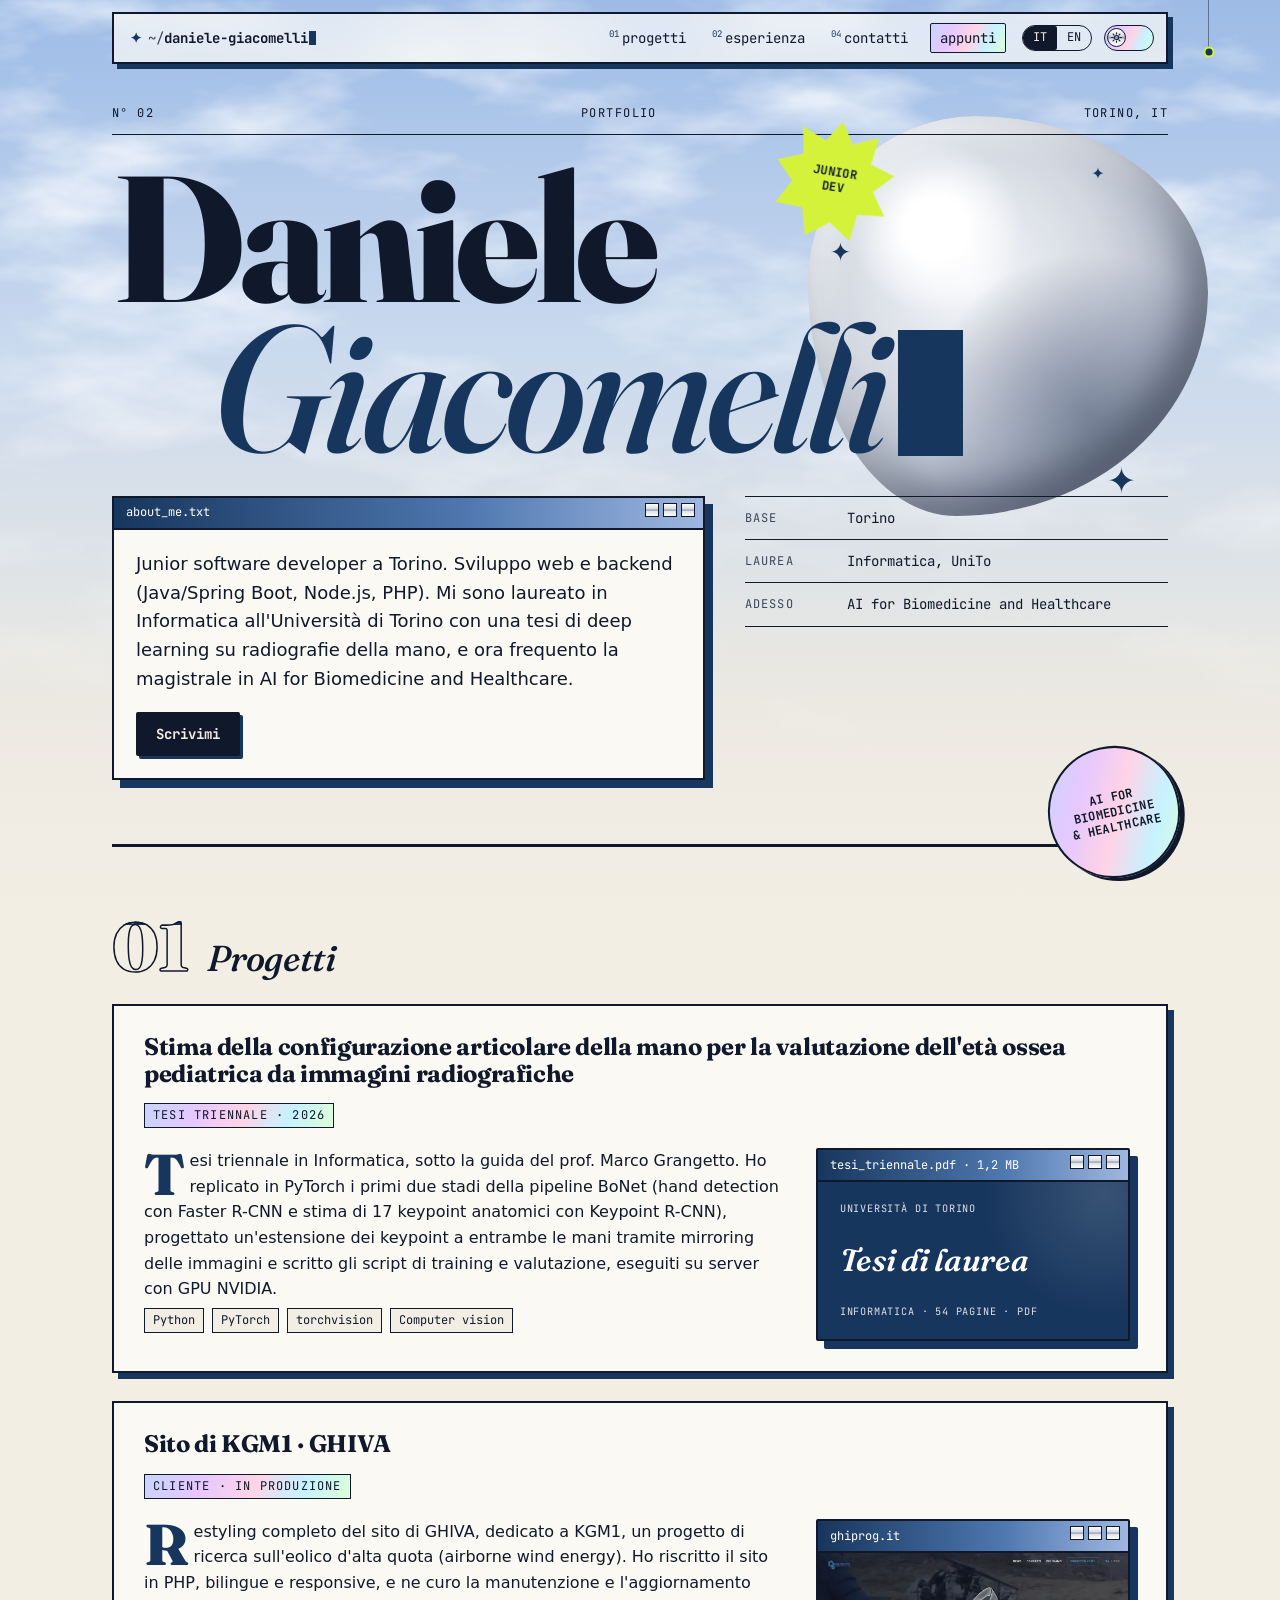
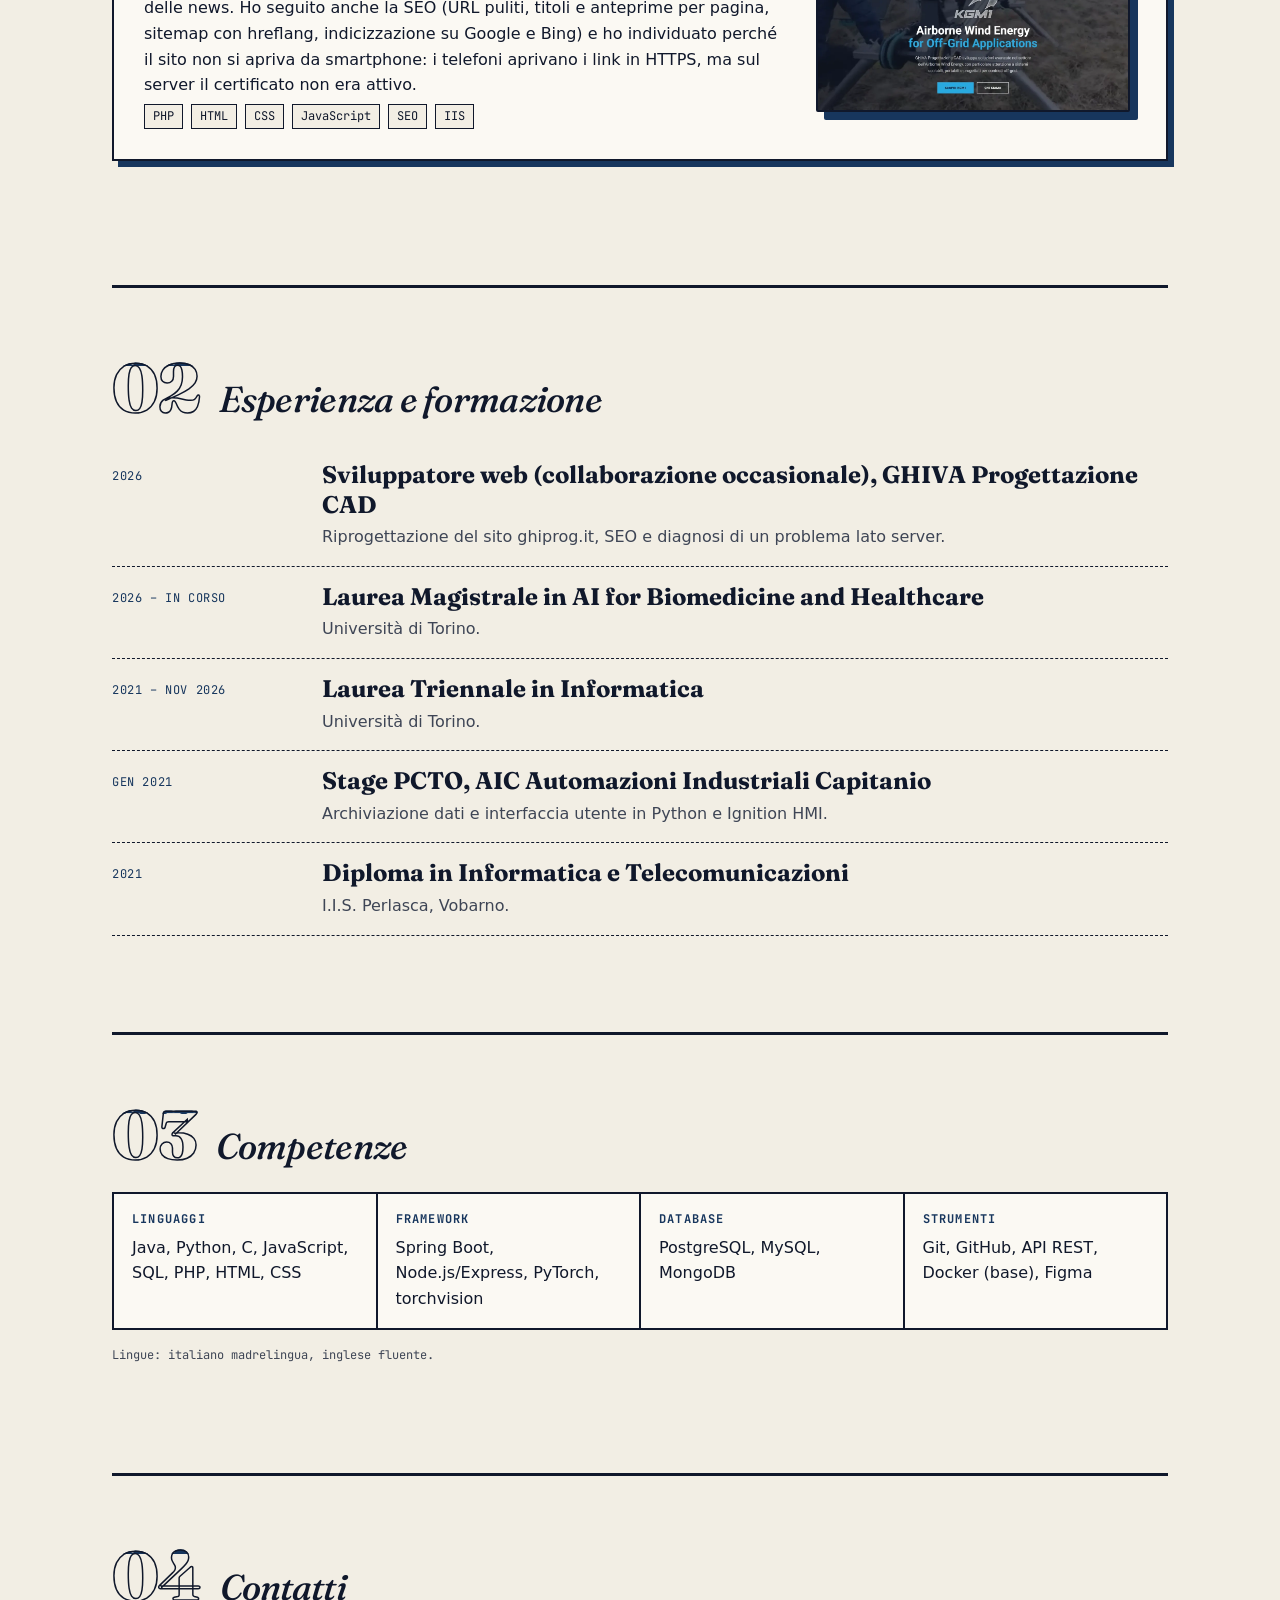
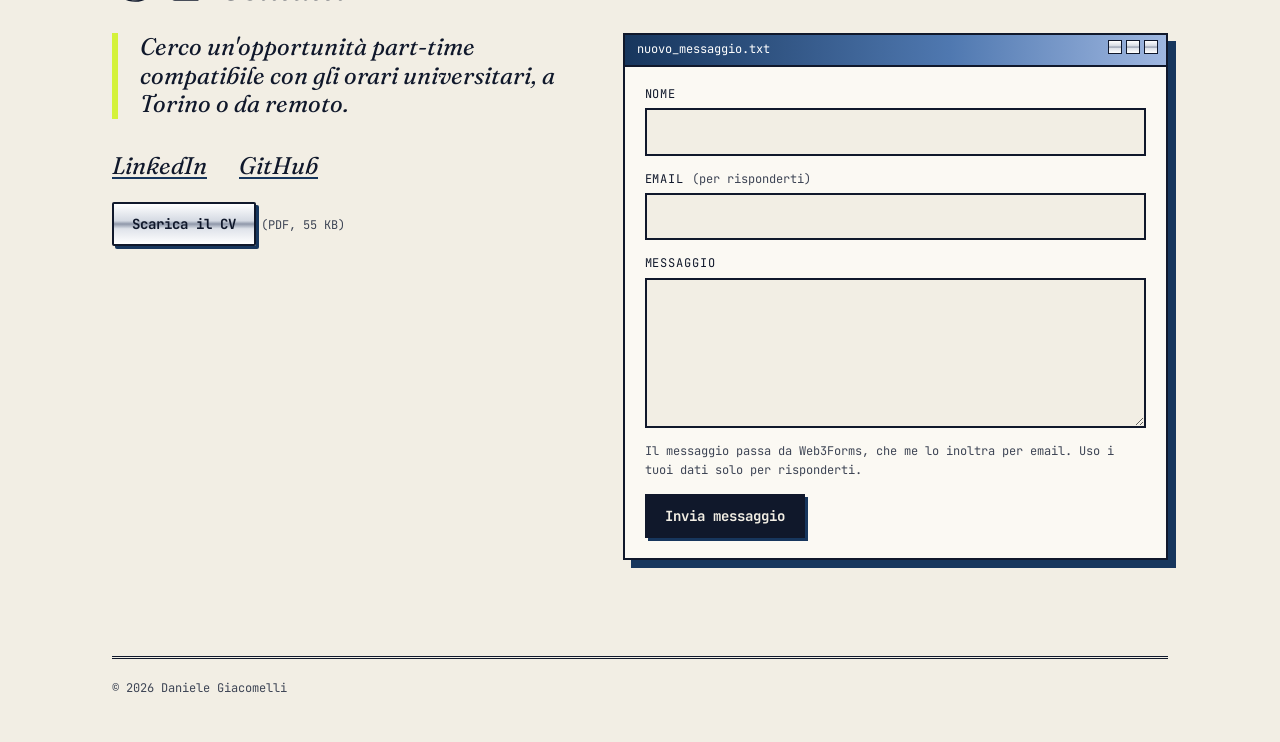
<file: index.html>
<!DOCTYPE html>
<html lang="it">
<head>
  <meta charset="UTF-8">
  <meta name="viewport" content="width=device-width, initial-scale=1">
  <title>Daniele Giacomelli</title>
  <meta name="description" content="Portfolio di Daniele Giacomelli: junior software developer a Torino, studente di AI for Biomedicine and Healthcare all'Università di Torino.">
  <meta name="color-scheme" content="light dark">
  <script src="/theme.js?v=2026112414"></script>
  <!-- Google Search Console ownership check -->
  <meta name="google-site-verification" content="Sz-fZYZvKG1hT5ex3x82Lrrq8qzTiOY3grnhByYHyf0">
  <link rel="canonical" href="https://daniele-giacomelli.github.io/">
  <link rel="alternate" hreflang="it" href="https://daniele-giacomelli.github.io/">
  <link rel="alternate" hreflang="en" href="https://daniele-giacomelli.github.io/en/">
  <link rel="alternate" hreflang="x-default" href="https://daniele-giacomelli.github.io/">
  <link rel="icon" href="/favicon.svg" type="image/svg+xml">

  <meta property="og:type" content="website">
  <meta property="og:locale" content="it_IT">
  <meta property="og:locale:alternate" content="en_US">
  <meta property="og:site_name" content="Daniele Giacomelli">
  <meta property="og:title" content="Daniele Giacomelli">
  <meta property="og:description" content="Junior software developer a Torino: sviluppo web e backend, magistrale in AI for Biomedicine and Healthcare.">
  <meta property="og:url" content="https://daniele-giacomelli.github.io/">
  <meta property="og:image" content="https://daniele-giacomelli.github.io/og-image.png">
  <meta property="og:image:width" content="1200">
  <meta property="og:image:height" content="630">
  <meta property="og:image:alt" content="Daniele Giacomelli: Torino, Informatica all'UniTo, AI for Biomedicine and Healthcare">
  <meta name="twitter:card" content="summary_large_image">

  <link rel="preload" href="/fonts/JetBrainsMono.woff2" as="font" type="font/woff2" crossorigin>
  <link rel="preload" href="/fonts/Fraunces.woff2" as="font" type="font/woff2" crossorigin>
  <link rel="preload" href="/fonts/Fraunces-Italic.woff2" as="font" type="font/woff2" crossorigin>
  <link rel="stylesheet" href="/style.css?v=2026112414">
</head>
<body>
  <a class="skip-link" href="#content">Vai al contenuto</a>
  <header class="site-header">
    <nav aria-label="Navigazione principale">
      <a class="brand" href="/"><span class="brand-star" aria-hidden="true">✦</span><span><span class="dim">~/</span>daniele-giacomelli<span class="path" aria-hidden="true"></span></span></a>
      <ul class="nav-links">
        <li><a href="#progetti"><sup>01</sup>progetti</a></li>
        <li><a href="#esperienza"><sup>02</sup>esperienza</a></li>
        <li><a href="#contatti"><sup>04</sup>contatti</a></li>
        <li><a class="tab" href="/appunti/">appunti</a></li>
      </ul>
      <div class="nav-tools">
        <div class="lang-switch" role="group" aria-label="Lingua">
          <a href="/" aria-current="page" lang="it">IT</a>
          <a href="/en/" hreflang="en" lang="en" aria-label="English version">EN</a>
        </div>
        <button class="theme-toggle" type="button" aria-pressed="false"><span class="sr">Tema scuro</span><span class="knob" aria-hidden="true"></span></button>
      </div>
    </nav>
  </header>


  <main id="content">
    <section class="hero cover">
      <p class="issue"><span>N° <span data-issue-number>01</span></span><span>Portfolio</span><span>Torino, IT</span></p>

      <div class="blob" aria-hidden="true"></div>
      <span class="spark" aria-hidden="true" style="top: 22%; right: 30%;">✦</span>
      <span class="spark" aria-hidden="true" style="top: 12%; right: 6%;">✦</span>
      <span class="spark" aria-hidden="true" style="top: 52%; right: 3%;">✦</span>
      <span class="sticker sticker-holo" aria-hidden="true">AI for<br>Biomedicine<br>&amp; Healthcare</span>
      <span class="sticker sticker-star" aria-hidden="true">junior<br>dev</span>

      <h1 class="name"><span class="first">Daniele</span><span class="last">Giacomelli<span class="caret" aria-hidden="true"><svg class="sense" viewBox="0 0 12 10"><path d="M2 9 0.5 5M6 8.5V3.5M10 9l1.5-4"/></svg></span></span></h1>

      <div class="cover-grid">
        <div class="window">
          <div class="window-bar" aria-hidden="true"><span>about_me.txt</span><span><i></i><i></i><i></i></span></div>
          <p class="lead">
            Junior software developer a Torino. Sviluppo web e backend (Java/Spring Boot,
            Node.js, PHP). Mi sono laureato in Informatica all'Università di Torino con una tesi
            di deep learning su radiografie della mano, e ora frequento la magistrale in
            AI for Biomedicine and Healthcare.
          </p>
          <p class="window-actions"><a class="btn" href="#contatti">Scrivimi</a></p>
        </div>
        <dl class="meta">
          <div><dt>base</dt><dd>Torino</dd></div>
          <div><dt>laurea</dt><dd>Informatica, UniTo</dd></div>
          <div><dt>adesso</dt><dd>AI for Biomedicine and Healthcare</dd></div>
        </dl>
      </div>
    </section>

    <section id="progetti">
      <h2>Progetti</h2>

      <article class="card project">
        <header class="card-head">
          <h3>Stima della configurazione articolare della mano per la valutazione dell'età ossea pediatrica da immagini radiografiche</h3>
          <p class="kicker">Tesi triennale · 2026</p>
        </header>
        <div class="card-text">
          <p class="body">
            Tesi triennale in Informatica, sotto la guida del prof. Marco Grangetto. Ho replicato in PyTorch i primi
            due stadi della pipeline BoNet (hand detection con Faster R-CNN e stima di 17 keypoint
            anatomici con Keypoint R-CNN), progettato un'estensione dei keypoint a entrambe le mani
            tramite mirroring delle immagini e scritto gli script di training e valutazione,
            eseguiti su server con GPU NVIDIA.
          </p>
          <ul class="tags" aria-label="Tecnologie">
            <li>Python</li><li>PyTorch</li><li>torchvision</li><li>Computer vision</li>
          </ul>
        </div>
        <a class="window shot" href="/tesi/Giacomelli_Daniele_tesi_triennale.pdf" target="_blank" rel="noopener" aria-label="Apri la tesi in PDF (1,2 MB) in una nuova scheda">
          <span class="window-bar" aria-hidden="true"><span>tesi_triennale.pdf · 1,2 MB</span><span><i></i><i></i><i></i></span></span>
          <span class="thesis-cover" aria-hidden="true">
            <span class="cover-top">Università di Torino</span>
            <span class="cover-title">Tesi di laurea</span>
            <span class="cover-bottom">Informatica · 54 pagine · PDF</span>
          </span>
          <span class="action" aria-hidden="true">Apri il PDF ↗</span>
        </a>
      </article>

      <article class="card project">
        <header class="card-head">
          <h3>Sito di KGM1 · GHIVA</h3>
          <p class="kicker">Cliente · in produzione</p>
        </header>
        <div class="card-text">
          <p class="body">
            Restyling completo del sito di GHIVA, dedicato a KGM1, un progetto di ricerca sull'eolico d'alta
            quota (airborne wind energy). Ho riscritto il sito in PHP, bilingue e responsive, e ne curo la
            manutenzione e l'aggiornamento delle news. Ho seguito anche la SEO (URL puliti, titoli e anteprime
            per pagina, sitemap con hreflang, indicizzazione su Google e Bing) e ho individuato perché il sito
            non si apriva da smartphone: i telefoni aprivano i link in HTTPS, ma sul server il certificato
            non era attivo.
          </p>
          <ul class="tags" aria-label="Tecnologie">
            <li>PHP</li><li>HTML</li><li>CSS</li><li>JavaScript</li><li>SEO</li><li>IIS</li>
          </ul>
        </div>
        <a class="window shot" href="https://ghiprog.it" target="_blank" rel="noopener" aria-label="Apri ghiprog.it in una nuova scheda">
          <span class="window-bar" aria-hidden="true"><span>ghiprog.it</span><span><i></i><i></i><i></i></span></span>
          <img src="/img/ghiprog.webp" width="1200" height="607" loading="lazy" decoding="async"
               alt="La home page di ghiprog.it: il progetto KGM1, «Airborne Wind Energy for Off-Grid Applications», su una foto del prototipo">
          <span class="action" aria-hidden="true">Apri il sito ↗</span>
        </a>
      </article>
    </section>

    <section id="esperienza">
      <h2>Esperienza e formazione</h2>
      <ul class="timeline">
        <li>
          <span class="when">2026</span>
          <div>
            <strong>Sviluppatore web (collaborazione occasionale), GHIVA Progettazione CAD</strong>
            <p>Riprogettazione del sito ghiprog.it, SEO e diagnosi di un problema lato server.</p>
          </div>
        </li>
        <li>
          <span class="when">2026 – in corso</span>
          <div>
            <strong>Laurea Magistrale in AI for Biomedicine and Healthcare</strong>
            <p>Università di Torino.</p>
          </div>
        </li>
        <li>
          <span class="when">2021 – nov 2026</span>
          <div>
            <strong>Laurea Triennale in Informatica</strong>
            <p>Università di Torino.</p>
          </div>
        </li>
        <li>
          <span class="when">gen 2021</span>
          <div>
            <strong>Stage PCTO, AIC Automazioni Industriali Capitanio</strong>
            <p>Archiviazione dati e interfaccia utente in Python e Ignition HMI.</p>
          </div>
        </li>
        <li>
          <span class="when">2021</span>
          <div>
            <strong>Diploma in Informatica e Telecomunicazioni</strong>
            <p>I.I.S. Perlasca, Vobarno.</p>
          </div>
        </li>
      </ul>
    </section>

    <section id="competenze">
      <h2>Competenze</h2>
      <ul class="skills">
        <li><strong>Linguaggi</strong> Java, Python, C, JavaScript, SQL, PHP, HTML, CSS</li>
        <li><strong>Framework</strong> Spring Boot, Node.js/Express, PyTorch, torchvision</li>
        <li><strong>Database</strong> PostgreSQL, MySQL, MongoDB</li>
        <li><strong>Strumenti</strong> Git, GitHub, API REST, Docker (base), Figma</li>
      </ul>
      <p class="note">Lingue: italiano madrelingua, inglese fluente.</p>
    </section>

    <section id="contatti">
      <h2>Contatti</h2>
      <div class="contact-grid">
        <div>
          <p class="availability">
            Cerco un'opportunità part-time compatibile con gli orari universitari, a Torino o da remoto.
          </p>
          <ul class="links">
            <li><a href="https://www.linkedin.com/in/daniele-giacomelli">LinkedIn</a></li>
            <li><a href="https://github.com/daniele-giacomelli">GitHub</a></li>
            <li><a href="/CV_Daniele_Giacomelli.pdf" download>Scarica il CV</a> <span class="dim">(PDF, 55 KB)</span></li>
          </ul>
        </div>

        <!-- Public Web3Forms access key, meant to live in the HTML -->
        <form class="window contact-form" data-access-key="1d98dc18-6049-4340-8c17-a0657fb7b2f4" novalidate aria-labelledby="form-title">
          <div class="window-bar"><span id="form-title">nuovo_messaggio.txt</span><span aria-hidden="true"><i></i><i></i><i></i></span></div>
          <div class="contact-fields">
            <div class="field">
              <label for="c-name">Nome</label>
              <input id="c-name" name="name" type="text" autocomplete="name" required maxlength="100" aria-describedby="c-name-error">
              <p class="field-error" id="c-name-error"></p>
            </div>
            <div class="field">
              <label for="c-email">Email <span class="dim">(per risponderti)</span></label>
              <input id="c-email" name="email" type="email" autocomplete="email" required maxlength="200" aria-describedby="c-email-error">
              <p class="field-error" id="c-email-error"></p>
            </div>
            <div class="field">
              <label for="c-message">Messaggio</label>
              <textarea id="c-message" name="message" rows="5" required minlength="10" maxlength="4000" aria-describedby="c-message-error"></textarea>
              <p class="field-error" id="c-message-error"></p>
            </div>
            <!-- Honeypot for bots -->
            <input class="trap" type="checkbox" name="botcheck" tabindex="-1" autocomplete="off" aria-hidden="true">
            <p class="note">Il messaggio passa da Web3Forms, che me lo inoltra per email. Uso i tuoi dati solo per risponderti.</p>
            <div class="contact-actions">
              <button class="btn" type="submit">Invia messaggio</button>
              <p class="form-status" role="status" aria-live="polite"></p>
            </div>
          </div>
        </form>
      </div>
    </section>
  </main>

  <footer class="site-footer">
    <p>© 2026 Daniele Giacomelli</p>
  </footer>

  <p class="secret" role="status" aria-live="polite" lang="en"></p>
  <div class="thread">
    <button class="spider" type="button" aria-label="Ragnetto">
      <span class="spider-sense" aria-hidden="true">???</span>
      <svg viewBox="0 0 28 28" aria-hidden="true">
        <g class="legs">
          <path d="M11 12 7 6 4 9M10 13.5 4 10 1 14M10 15 4 17 1 21M11 16.5 7 22 4 26"/>
          <path d="M17 12 21 6 24 9M18 13.5 24 10 27 14M18 15 24 17 27 21M17 16.5 21 22 24 26"/>
        </g>
        <circle class="spider-body" cx="14" cy="14" r="4.5"/>
      </svg>
    </button>
  </div>

  <script src="/script.js?v=2026112414"></script>
</body>
</html>
</file>
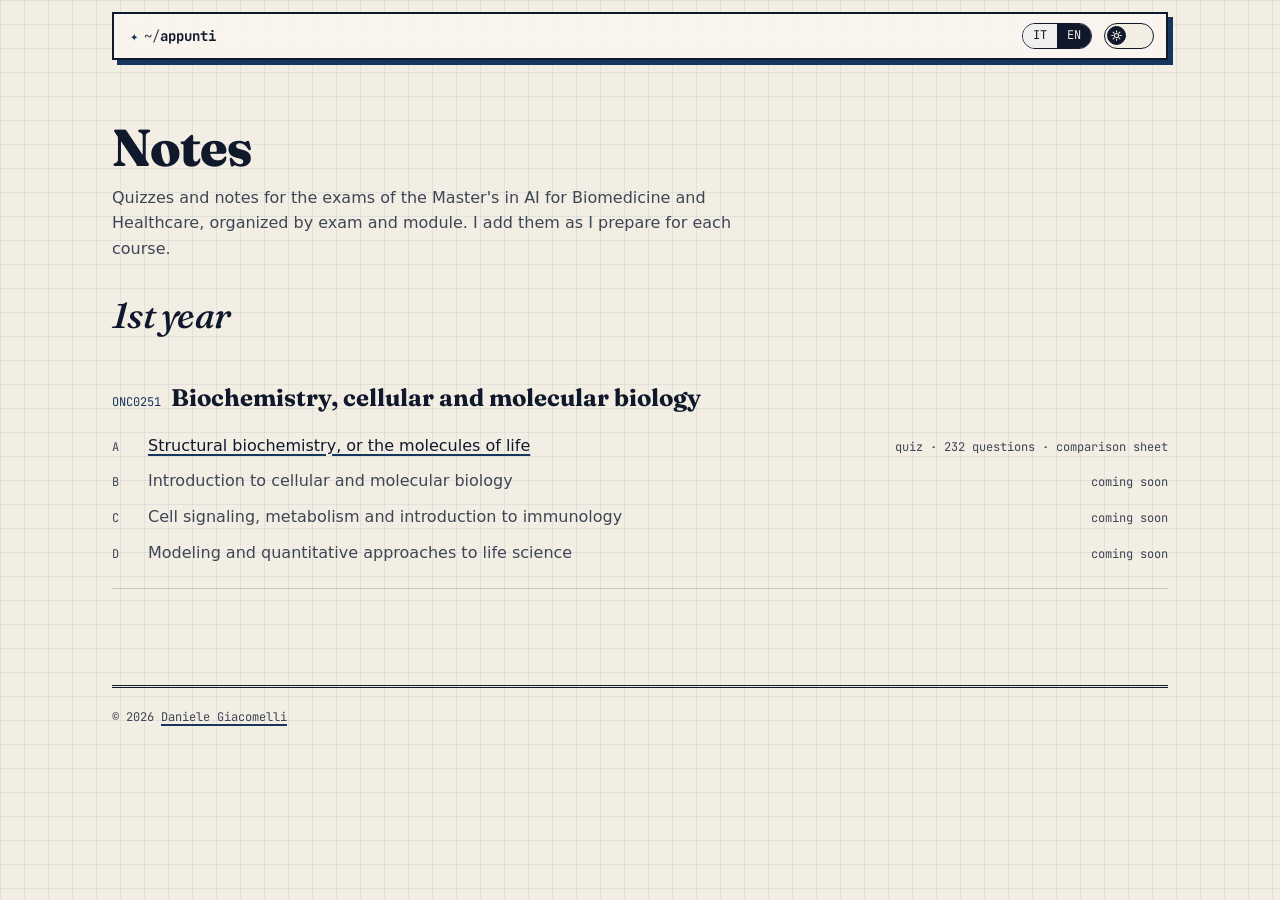
<file: appunti/index.html>
<!DOCTYPE html>
<html lang="it" class="notes">
<head>
  <meta charset="UTF-8">
  <meta name="viewport" content="width=device-width, initial-scale=1">
  <title data-en="Notes · AI for Biomedicine and Healthcare">Appunti · AI for Biomedicine and Healthcare</title>
  <meta name="description" content="Quiz e appunti per gli esami della magistrale in AI for Biomedicine and Healthcare all'Università di Torino." data-en-content="Quizzes and notes for the exams of the Master's in AI for Biomedicine and Healthcare at the University of Turin.">
  <meta name="color-scheme" content="light dark">
  <script src="/theme.js?v=2026112414"></script>
  <script src="/appunti/lang.js?v=2026112414"></script>
  <link rel="canonical" href="https://daniele-giacomelli.github.io/appunti/">
  <!-- Link preview in English, the course language -->
  <meta property="og:type" content="website">
  <meta property="og:site_name" content="Appunti · Notes">
  <meta property="og:title" content="Quizzes and notes · AI for Biomedicine and Healthcare">
  <meta property="og:description" content="Practice quizzes for the Master's exams at the University of Turin, in Italian and English.">
  <meta property="og:url" content="https://daniele-giacomelli.github.io/appunti/">
  <meta property="og:image" content="https://daniele-giacomelli.github.io/appunti/og-appunti.png">
  <meta property="og:image:width" content="1200">
  <meta property="og:image:height" content="630">
  <meta property="og:image:alt" content="Quizzes and notes, AI for Biomedicine and Healthcare, University of Turin">
  <meta name="twitter:card" content="summary_large_image">
  <link rel="icon" href="/favicon.svg" type="image/svg+xml">
  <link rel="preload" href="/fonts/JetBrainsMono.woff2" as="font" type="font/woff2" crossorigin>
  <link rel="stylesheet" href="/style.css?v=2026112414">
</head>
<body>
  <a class="skip-link" href="#content" data-en="Skip to content">Vai al contenuto</a>
  <header class="site-header">
    <nav aria-label="Navigazione" data-en-label="Navigation">
      <a class="brand" href="/appunti/"><span class="brand-star" aria-hidden="true">✦</span><span><span class="dim">~/</span>appunti</span></a>
      <div class="nav-tools">
        <div class="lang-switch" role="group" aria-label="Lingua" data-en-label="Language">
          <button type="button" data-lang="it" lang="it" aria-pressed="false">IT</button>
          <button type="button" data-lang="en" lang="en" aria-pressed="false">EN</button>
        </div>
        <button class="theme-toggle" type="button" aria-pressed="false"><span class="sr" data-en="Dark theme">Tema scuro</span><span class="knob" aria-hidden="true"></span></button>
      </div>
    </nav>
  </header>

  <main id="content">
    <section class="hero">
      <h1 class="page-title" data-en="Notes">Appunti</h1>
      <p class="lead" data-en="Quizzes and notes for the exams of the Master's in AI for Biomedicine and Healthcare, organized by exam and module. I add them as I prepare for each course.">
        Quiz e appunti per gli esami della magistrale in AI for Biomedicine and Healthcare,
        divisi per esame e modulo. Li aggiungo man mano che preparo i corsi.
      </p>
    </section>

    <section id="first-year">
      <h2 data-en="1st year">1° anno</h2>

      <!-- New exam: copy this <div class="exam"> block -->
      <div class="exam">
        <h3><span class="code">ONC0251</span>Biochemistry, cellular and molecular biology</h3>
        <ul class="modules">
          <li><span class="letter">A</span><a href="/appunti/onc0251/a/">Structural biochemistry, or the molecules of life</a><span class="status" data-en="quiz · 232 questions · comparison sheet">quiz · 232 domande · scheda di confronto</span></li>
          <li><span class="letter">B</span><span class="empty">Introduction to cellular and molecular biology</span><span class="status" data-en="coming soon">in arrivo</span></li>
          <li><span class="letter">C</span><span class="empty">Cell signaling, metabolism and introduction to immunology</span><span class="status" data-en="coming soon">in arrivo</span></li>
          <li><span class="letter">D</span><span class="empty">Modeling and quantitative approaches to life science</span><span class="status" data-en="coming soon">in arrivo</span></li>
        </ul>
      </div>
    </section>
  </main>

  <footer class="site-footer">
    <p>© 2026 <a href="/" data-en-href="/en/">Daniele Giacomelli</a></p>
  </footer>
</body>
</html>
</file>
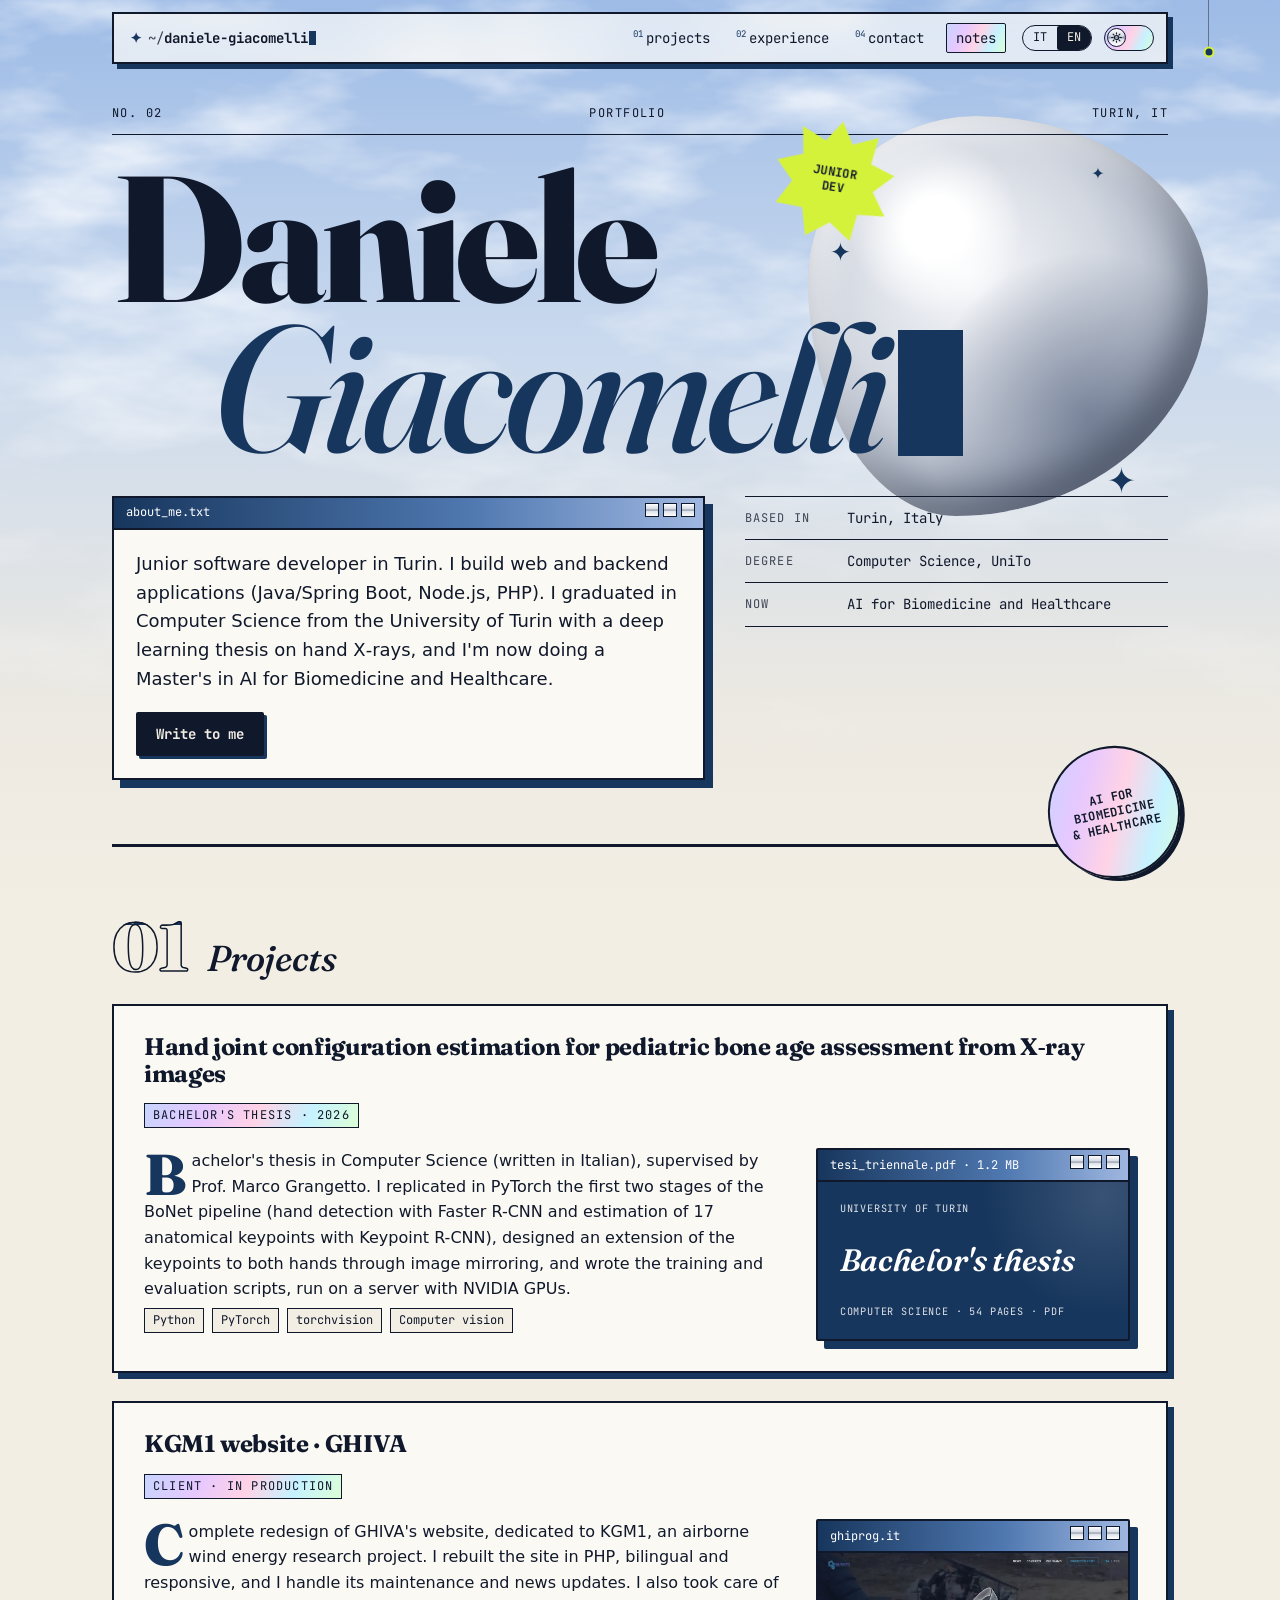
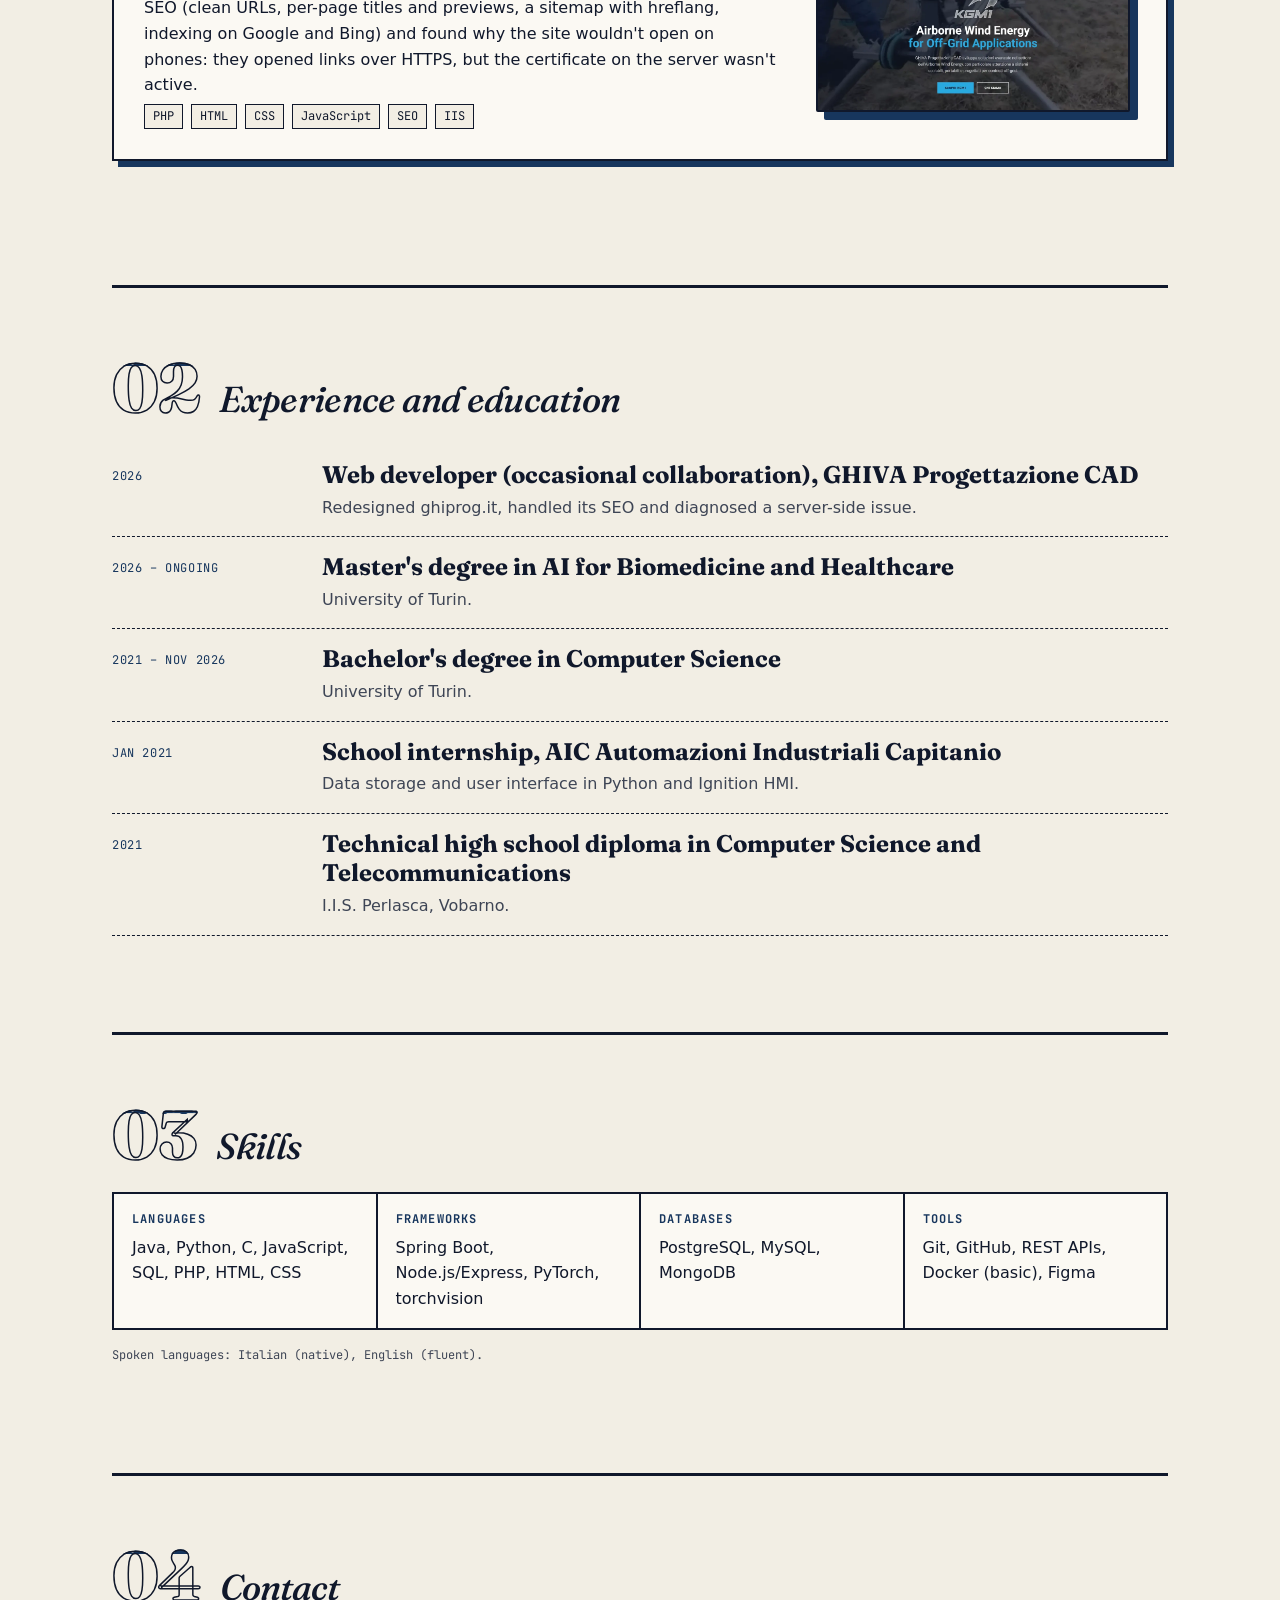
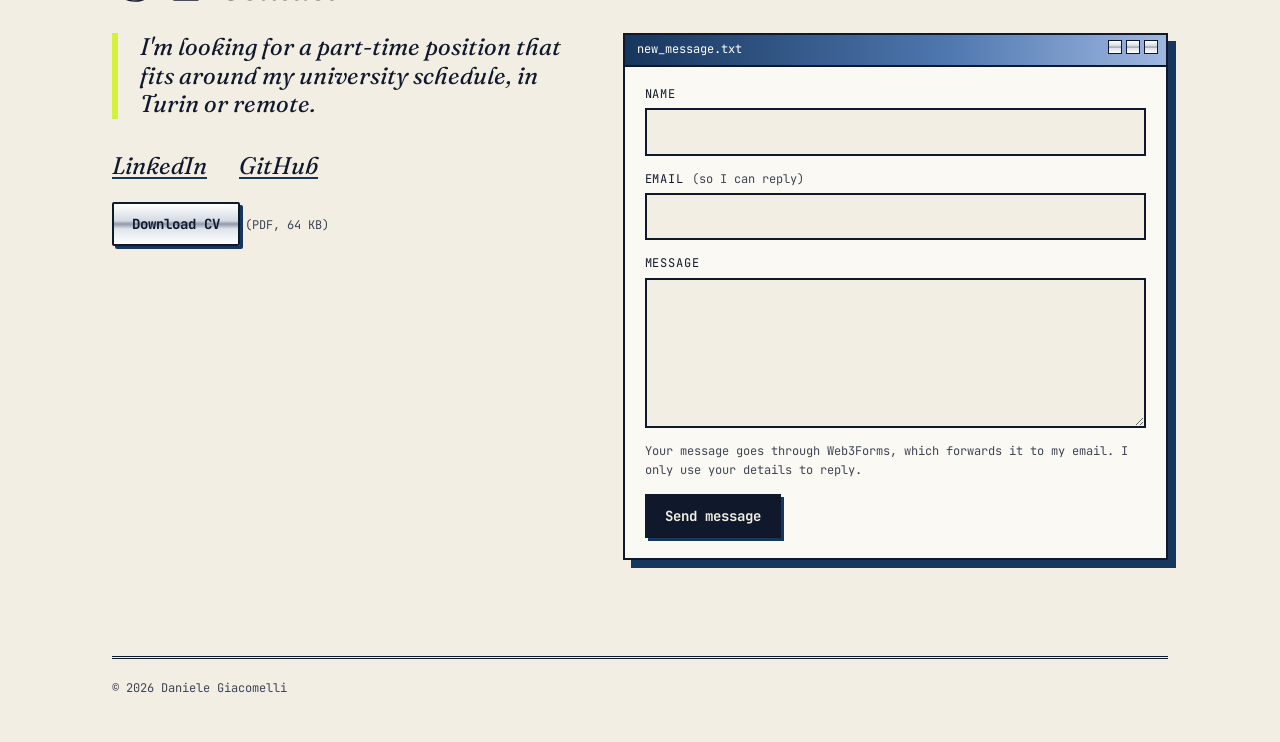
<file: en/index.html>
<!DOCTYPE html>
<html lang="en">
<head>
  <meta charset="UTF-8">
  <meta name="viewport" content="width=device-width, initial-scale=1">
  <title>Daniele Giacomelli</title>
  <meta name="description" content="Portfolio of Daniele Giacomelli: junior software developer in Turin, Master's student in AI for Biomedicine and Healthcare at the University of Turin.">
  <meta name="color-scheme" content="light dark">
  <script src="/theme.js?v=2026112414"></script>
  <link rel="canonical" href="https://daniele-giacomelli.github.io/en/">
  <link rel="alternate" hreflang="it" href="https://daniele-giacomelli.github.io/">
  <link rel="alternate" hreflang="en" href="https://daniele-giacomelli.github.io/en/">
  <link rel="alternate" hreflang="x-default" href="https://daniele-giacomelli.github.io/">
  <link rel="icon" href="/favicon.svg" type="image/svg+xml">

  <meta property="og:type" content="website">
  <meta property="og:locale" content="en_US">
  <meta property="og:locale:alternate" content="it_IT">
  <meta property="og:site_name" content="Daniele Giacomelli">
  <meta property="og:title" content="Daniele Giacomelli">
  <meta property="og:description" content="Junior software developer in Turin: web and backend development, Master's in AI for Biomedicine and Healthcare.">
  <meta property="og:url" content="https://daniele-giacomelli.github.io/en/">
  <meta property="og:image" content="https://daniele-giacomelli.github.io/og-image.png">
  <meta property="og:image:width" content="1200">
  <meta property="og:image:height" content="630">
  <meta property="og:image:alt" content="Daniele Giacomelli: Turin, Computer Science at UniTo, AI for Biomedicine and Healthcare">
  <meta name="twitter:card" content="summary_large_image">

  <link rel="preload" href="/fonts/JetBrainsMono.woff2" as="font" type="font/woff2" crossorigin>
  <link rel="preload" href="/fonts/Fraunces.woff2" as="font" type="font/woff2" crossorigin>
  <link rel="preload" href="/fonts/Fraunces-Italic.woff2" as="font" type="font/woff2" crossorigin>
  <link rel="stylesheet" href="/style.css?v=2026112414">
</head>
<body>
  <a class="skip-link" href="#content">Skip to content</a>
  <header class="site-header">
    <nav aria-label="Main navigation">
      <a class="brand" href="/en/"><span class="brand-star" aria-hidden="true">✦</span><span><span class="dim">~/</span>daniele-giacomelli<span class="path" aria-hidden="true"></span></span></a>
      <ul class="nav-links">
        <li><a href="#projects"><sup>01</sup>projects</a></li>
        <li><a href="#experience"><sup>02</sup>experience</a></li>
        <li><a href="#contact"><sup>04</sup>contact</a></li>
        <li><a class="tab" href="/appunti/" hreflang="it">notes</a></li>
      </ul>
      <div class="nav-tools">
        <div class="lang-switch" role="group" aria-label="Language">
          <a href="/" hreflang="it" lang="it" aria-label="Versione italiana">IT</a>
          <a href="/en/" aria-current="page" lang="en">EN</a>
        </div>
        <button class="theme-toggle" type="button" aria-pressed="false"><span class="sr">Dark theme</span><span class="knob" aria-hidden="true"></span></button>
      </div>
    </nav>
  </header>


  <main id="content">
    <section class="hero cover">
      <p class="issue"><span>No. <span data-issue-number>01</span></span><span>Portfolio</span><span>Turin, IT</span></p>

      <div class="blob" aria-hidden="true"></div>
      <span class="spark" aria-hidden="true" style="top: 22%; right: 30%;">✦</span>
      <span class="spark" aria-hidden="true" style="top: 12%; right: 6%;">✦</span>
      <span class="spark" aria-hidden="true" style="top: 52%; right: 3%;">✦</span>
      <span class="sticker sticker-holo" aria-hidden="true">AI for<br>Biomedicine<br>&amp; Healthcare</span>
      <span class="sticker sticker-star" aria-hidden="true">junior<br>dev</span>

      <h1 class="name"><span class="first">Daniele</span><span class="last">Giacomelli<span class="caret" aria-hidden="true"><svg class="sense" viewBox="0 0 12 10"><path d="M2 9 0.5 5M6 8.5V3.5M10 9l1.5-4"/></svg></span></span></h1>

      <div class="cover-grid">
        <div class="window">
          <div class="window-bar" aria-hidden="true"><span>about_me.txt</span><span><i></i><i></i><i></i></span></div>
          <p class="lead">
            Junior software developer in Turin. I build web and backend applications (Java/Spring Boot,
            Node.js, PHP). I graduated in Computer Science from the University of Turin
            with a deep learning thesis on hand X&#8209;rays, and I'm now doing a Master's in
            AI for Biomedicine and Healthcare.
          </p>
          <p class="window-actions"><a class="btn" href="#contact">Write to me</a></p>
        </div>
        <dl class="meta">
          <div><dt>based in</dt><dd>Turin, Italy</dd></div>
          <div><dt>degree</dt><dd>Computer Science, UniTo</dd></div>
          <div><dt>now</dt><dd>AI for Biomedicine and Healthcare</dd></div>
        </dl>
      </div>
    </section>

    <section id="projects">
      <h2>Projects</h2>

      <article class="card project">
        <header class="card-head">
          <h3>Hand joint configuration estimation for pediatric bone age assessment from X&#8209;ray images</h3>
          <p class="kicker">Bachelor's thesis · 2026</p>
        </header>
        <div class="card-text">
          <p class="body">
            Bachelor's thesis in Computer Science (written in Italian), supervised by Prof. Marco Grangetto.
            I replicated in PyTorch the first two stages of the BoNet pipeline (hand detection with
            Faster R-CNN and estimation of 17 anatomical keypoints with Keypoint R-CNN), designed an
            extension of the keypoints to both hands through image mirroring, and wrote the training
            and evaluation scripts, run on a server with NVIDIA GPUs.
          </p>
          <ul class="tags" aria-label="Technologies">
            <li>Python</li><li>PyTorch</li><li>torchvision</li><li>Computer vision</li>
          </ul>
        </div>
        <a class="window shot" href="/tesi/Giacomelli_Daniele_tesi_triennale.pdf" target="_blank" rel="noopener" aria-label="Open the thesis PDF (1.2 MB, in Italian) in a new tab">
          <span class="window-bar" aria-hidden="true"><span>tesi_triennale.pdf · 1.2 MB</span><span><i></i><i></i><i></i></span></span>
          <span class="thesis-cover" aria-hidden="true">
            <span class="cover-top">University of Turin</span>
            <span class="cover-title">Bachelor's thesis</span>
            <span class="cover-bottom">Computer Science · 54 pages · PDF</span>
          </span>
          <span class="action" aria-hidden="true">Open the PDF ↗</span>
        </a>
      </article>

      <article class="card project">
        <header class="card-head">
          <h3>KGM1 website · GHIVA</h3>
          <p class="kicker">Client · in production</p>
        </header>
        <div class="card-text">
          <p class="body">
            Complete redesign of GHIVA's website, dedicated to KGM1, an airborne wind energy research project.
            I rebuilt the site in PHP, bilingual and responsive, and I handle its maintenance and news updates.
            I also took care of SEO (clean URLs, per-page titles and previews, a sitemap with hreflang, indexing
            on Google and Bing) and found why the site wouldn't open on phones: they opened links over HTTPS,
            but the certificate on the server wasn't active.
          </p>
          <ul class="tags" aria-label="Technologies">
            <li>PHP</li><li>HTML</li><li>CSS</li><li>JavaScript</li><li>SEO</li><li>IIS</li>
          </ul>
        </div>
        <a class="window shot" href="https://ghiprog.it" target="_blank" rel="noopener" aria-label="Open ghiprog.it in a new tab">
          <span class="window-bar" aria-hidden="true"><span>ghiprog.it</span><span><i></i><i></i><i></i></span></span>
          <img src="/img/ghiprog.webp" width="1200" height="607" loading="lazy" decoding="async"
               alt="The ghiprog.it home page: the KGM1 project, “Airborne Wind Energy for Off-Grid Applications”, over a photo of the prototype">
          <span class="action" aria-hidden="true">Open the site ↗</span>
        </a>
      </article>
    </section>

    <section id="experience">
      <h2>Experience and education</h2>
      <ul class="timeline">
        <li>
          <span class="when">2026</span>
          <div>
            <strong>Web developer (occasional collaboration), GHIVA Progettazione CAD</strong>
            <p>Redesigned ghiprog.it, handled its SEO and diagnosed a server-side issue.</p>
          </div>
        </li>
        <li>
          <span class="when">2026 – ongoing</span>
          <div>
            <strong>Master's degree in AI for Biomedicine and Healthcare</strong>
            <p>University of Turin.</p>
          </div>
        </li>
        <li>
          <span class="when">2021 – Nov 2026</span>
          <div>
            <strong>Bachelor's degree in Computer Science</strong>
            <p>University of Turin.</p>
          </div>
        </li>
        <li>
          <span class="when">Jan 2021</span>
          <div>
            <strong>School internship, AIC Automazioni Industriali Capitanio</strong>
            <p>Data storage and user interface in Python and Ignition HMI.</p>
          </div>
        </li>
        <li>
          <span class="when">2021</span>
          <div>
            <strong>Technical high school diploma in Computer Science and Telecommunications</strong>
            <p>I.I.S. Perlasca, Vobarno.</p>
          </div>
        </li>
      </ul>
    </section>

    <section id="skills">
      <h2>Skills</h2>
      <ul class="skills">
        <li><strong>Languages</strong> Java, Python, C, JavaScript, SQL, PHP, HTML, CSS</li>
        <li><strong>Frameworks</strong> Spring Boot, Node.js/Express, PyTorch, torchvision</li>
        <li><strong>Databases</strong> PostgreSQL, MySQL, MongoDB</li>
        <li><strong>Tools</strong> Git, GitHub, REST APIs, Docker (basic), Figma</li>
      </ul>
      <p class="note">Spoken languages: Italian (native), English (fluent).</p>
    </section>

    <section id="contact">
      <h2>Contact</h2>
      <div class="contact-grid">
        <div>
          <p class="availability">
            I'm looking for a part-time position that fits around my university schedule, in Turin or remote.
          </p>
          <ul class="links">
            <li><a href="https://www.linkedin.com/in/daniele-giacomelli">LinkedIn</a></li>
            <li><a href="https://github.com/daniele-giacomelli">GitHub</a></li>
            <li><a href="/CV_Daniele_Giacomelli_EN.pdf" download>Download CV</a> <span class="dim">(PDF, 64 KB)</span></li>
          </ul>
        </div>

        <!-- Public Web3Forms access key, meant to live in the HTML -->
        <form class="window contact-form" data-access-key="1d98dc18-6049-4340-8c17-a0657fb7b2f4" novalidate aria-labelledby="form-title">
          <div class="window-bar"><span id="form-title">new_message.txt</span><span aria-hidden="true"><i></i><i></i><i></i></span></div>
          <div class="contact-fields">
            <div class="field">
              <label for="c-name">Name</label>
              <input id="c-name" name="name" type="text" autocomplete="name" required maxlength="100" aria-describedby="c-name-error">
              <p class="field-error" id="c-name-error"></p>
            </div>
            <div class="field">
              <label for="c-email">Email <span class="dim">(so I can reply)</span></label>
              <input id="c-email" name="email" type="email" autocomplete="email" required maxlength="200" aria-describedby="c-email-error">
              <p class="field-error" id="c-email-error"></p>
            </div>
            <div class="field">
              <label for="c-message">Message</label>
              <textarea id="c-message" name="message" rows="5" required minlength="10" maxlength="4000" aria-describedby="c-message-error"></textarea>
              <p class="field-error" id="c-message-error"></p>
            </div>
            <input class="trap" type="checkbox" name="botcheck" tabindex="-1" autocomplete="off" aria-hidden="true">
            <p class="note">Your message goes through Web3Forms, which forwards it to my email. I only use your details to reply.</p>
            <div class="contact-actions">
              <button class="btn" type="submit">Send message</button>
              <p class="form-status" role="status" aria-live="polite"></p>
            </div>
          </div>
        </form>
      </div>
    </section>
  </main>

  <footer class="site-footer">
    <p>© 2026 Daniele Giacomelli</p>
  </footer>

  <p class="secret" role="status" aria-live="polite"></p>
  <div class="thread">
    <button class="spider" type="button" aria-label="Spider">
      <span class="spider-sense" aria-hidden="true">???</span>
      <svg viewBox="0 0 28 28" aria-hidden="true">
        <g class="legs">
          <path d="M11 12 7 6 4 9M10 13.5 4 10 1 14M10 15 4 17 1 21M11 16.5 7 22 4 26"/>
          <path d="M17 12 21 6 24 9M18 13.5 24 10 27 14M18 15 24 17 27 21M17 16.5 21 22 24 26"/>
        </g>
        <circle class="spider-body" cx="14" cy="14" r="4.5"/>
      </svg>
    </button>
  </div>

  <script src="/script.js?v=2026112414"></script>
</body>
</html>
</file>
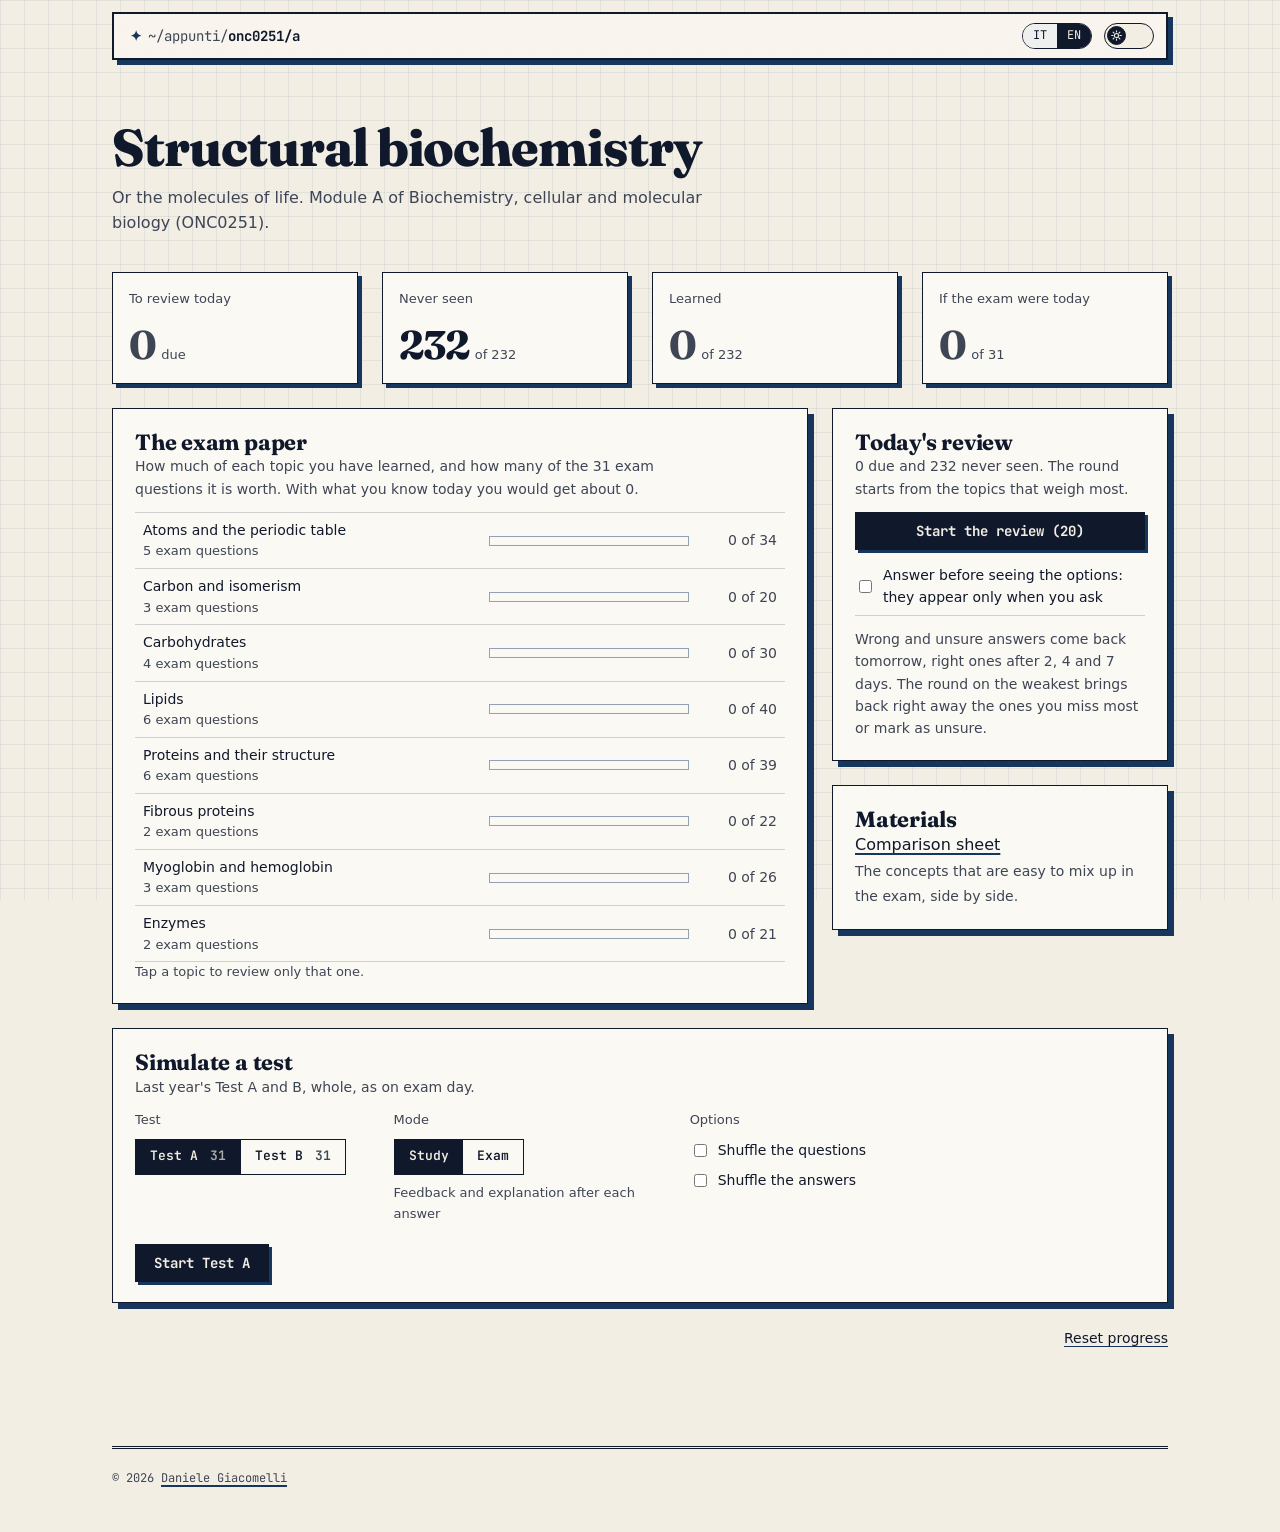
<file: appunti/onc0251/a/index.html>
<!DOCTYPE html>
<html lang="it" class="notes">
<head>
  <meta charset="UTF-8">
  <meta name="viewport" content="width=device-width, initial-scale=1">
  <title>Structural biochemistry · Quiz · ONC0251</title>
  <meta name="description" content="Quiz di Structural biochemistry (ONC0251, modulo A) con le domande dei test dell'anno scorso." data-en-content="Structural biochemistry quiz (ONC0251, module A) with last year's test questions.">
  <meta name="color-scheme" content="light dark">
  <script src="/theme.js?v=2026112414"></script>
  <script src="/appunti/lang.js?v=2026112414"></script>
  <link rel="canonical" href="https://daniele-giacomelli.github.io/appunti/onc0251/a/">
  <!-- Link preview in English, the course language -->
  <meta property="og:type" content="website">
  <meta property="og:site_name" content="Appunti · Notes">
  <meta property="og:title" content="Structural biochemistry quiz · ONC0251">
  <meta property="og:description" content="232 questions by topic with explanations and spaced repetition: last year's Test A and B plus new ones.">
  <meta property="og:url" content="https://daniele-giacomelli.github.io/appunti/onc0251/a/">
  <meta property="og:image" content="https://daniele-giacomelli.github.io/appunti/og-appunti.png">
  <meta property="og:image:width" content="1200">
  <meta property="og:image:height" content="630">
  <meta property="og:image:alt" content="Quizzes and notes, AI for Biomedicine and Healthcare, University of Turin">
  <meta name="twitter:card" content="summary_large_image">
  <link rel="icon" href="/favicon.svg" type="image/svg+xml">
  <link rel="preload" href="/fonts/JetBrainsMono.woff2" as="font" type="font/woff2" crossorigin>
  <link rel="stylesheet" href="/style.css?v=2026112414">
</head>
<body>
  <a class="skip-link" href="#content" data-en="Skip to content">Vai al contenuto</a>
  <header class="site-header">
    <nav aria-label="Navigazione" data-en-label="Navigation">
      <a class="brand" href="/appunti/"><span class="brand-star" aria-hidden="true">✦</span><span><span class="dim">~/appunti/</span>onc0251/a</span></a>
      <div class="nav-tools">
        <div class="lang-switch" role="group" aria-label="Lingua" data-en-label="Language">
          <button type="button" data-lang="it" lang="it" aria-pressed="false">IT</button>
          <button type="button" data-lang="en" lang="en" aria-pressed="false">EN</button>
        </div>
        <button class="theme-toggle" type="button" aria-pressed="false"><span class="sr" data-en="Dark theme">Tema scuro</span><span class="knob" aria-hidden="true"></span></button>
      </div>
    </nav>
  </header>

  <main id="content">
    <section class="hero">
      <h1 class="page-title">Structural biochemistry</h1>
      <p class="lead" data-en="Or the molecules of life. Module A of Biochemistry, cellular and molecular biology (ONC0251).">Or the molecules of life. Modulo A di Biochemistry, cellular and molecular biology (ONC0251).</p>
    </section>

    <section id="quiz-section">
      <h2 class="sr">Quiz</h2>
      <div id="quiz"><p class="note" data-en="Loading…">Caricamento…</p></div>
    </section>
  </main>

  <footer class="site-footer">
    <p>© 2026 <a href="/" data-en-href="/en/">Daniele Giacomelli</a></p>
  </footer>

  <script src="/appunti/quiz.js?v=2026112414"></script>
</body>
</html>
</file>
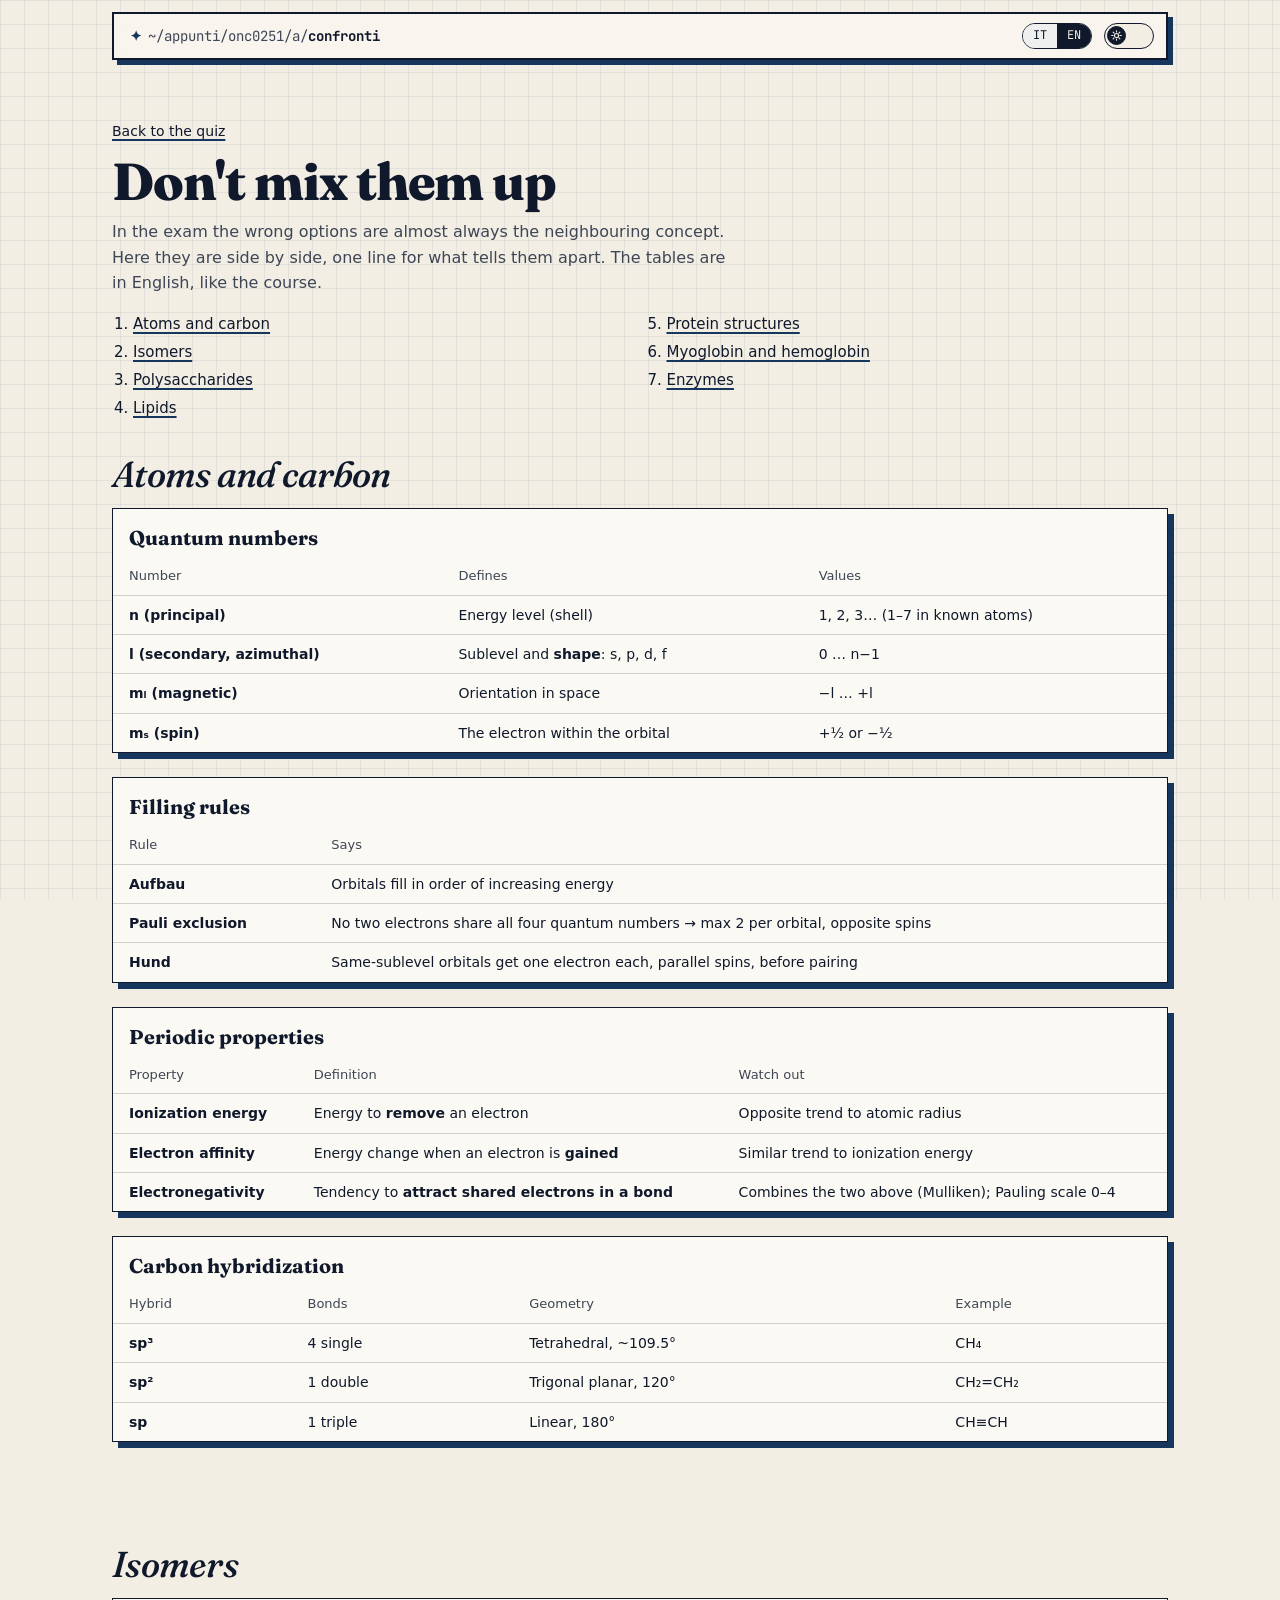
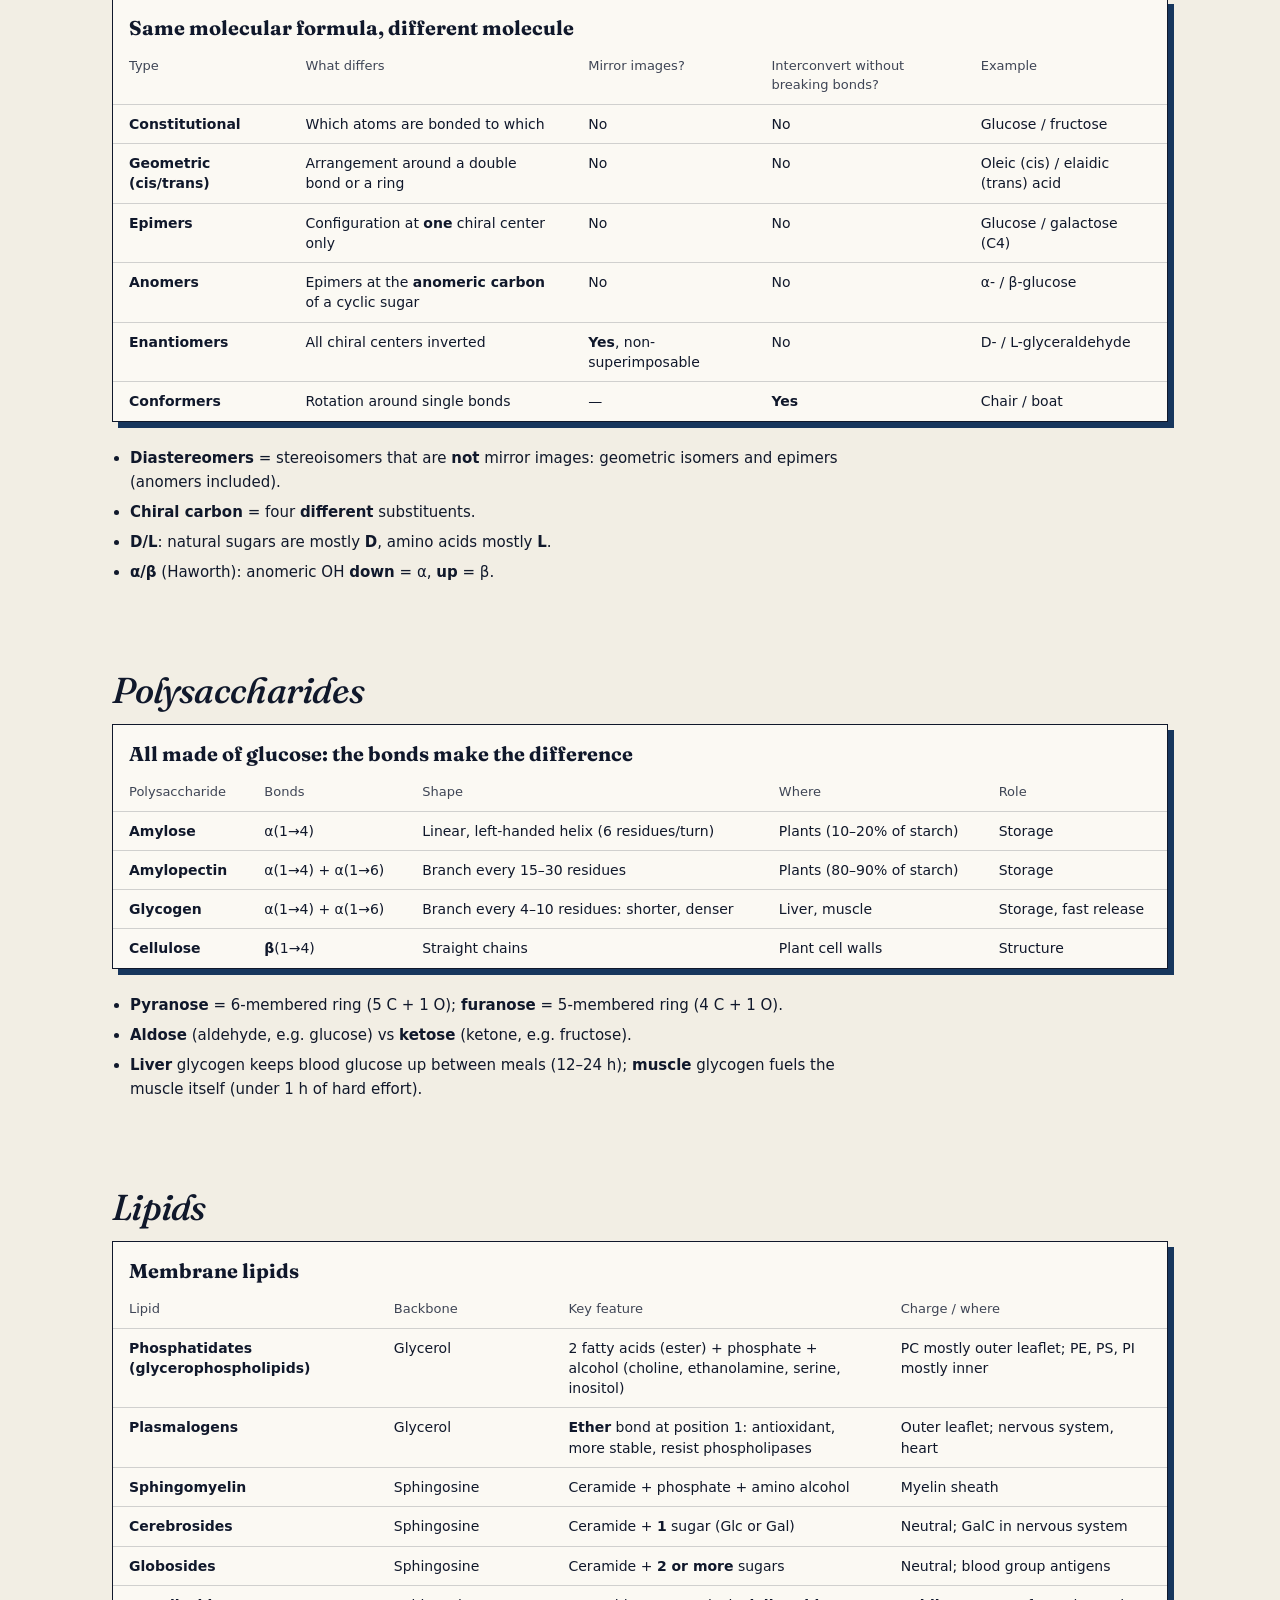
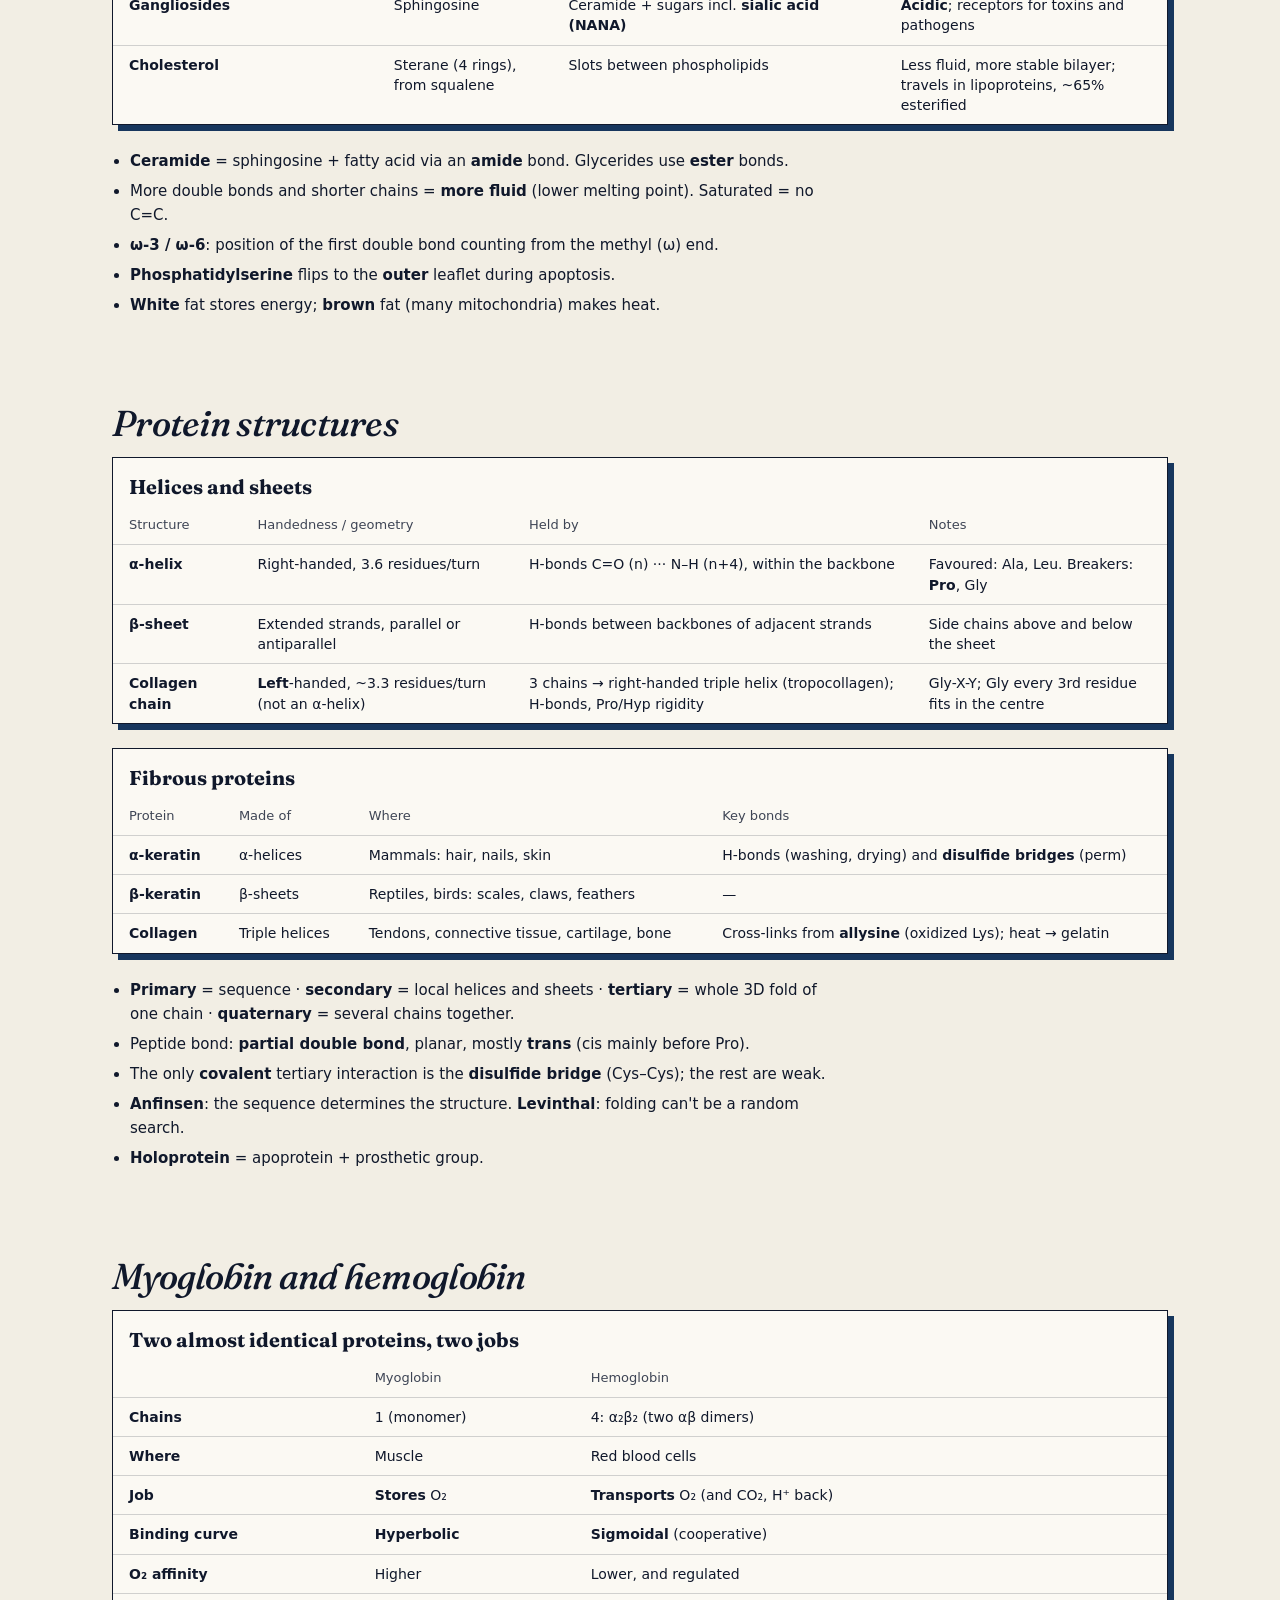
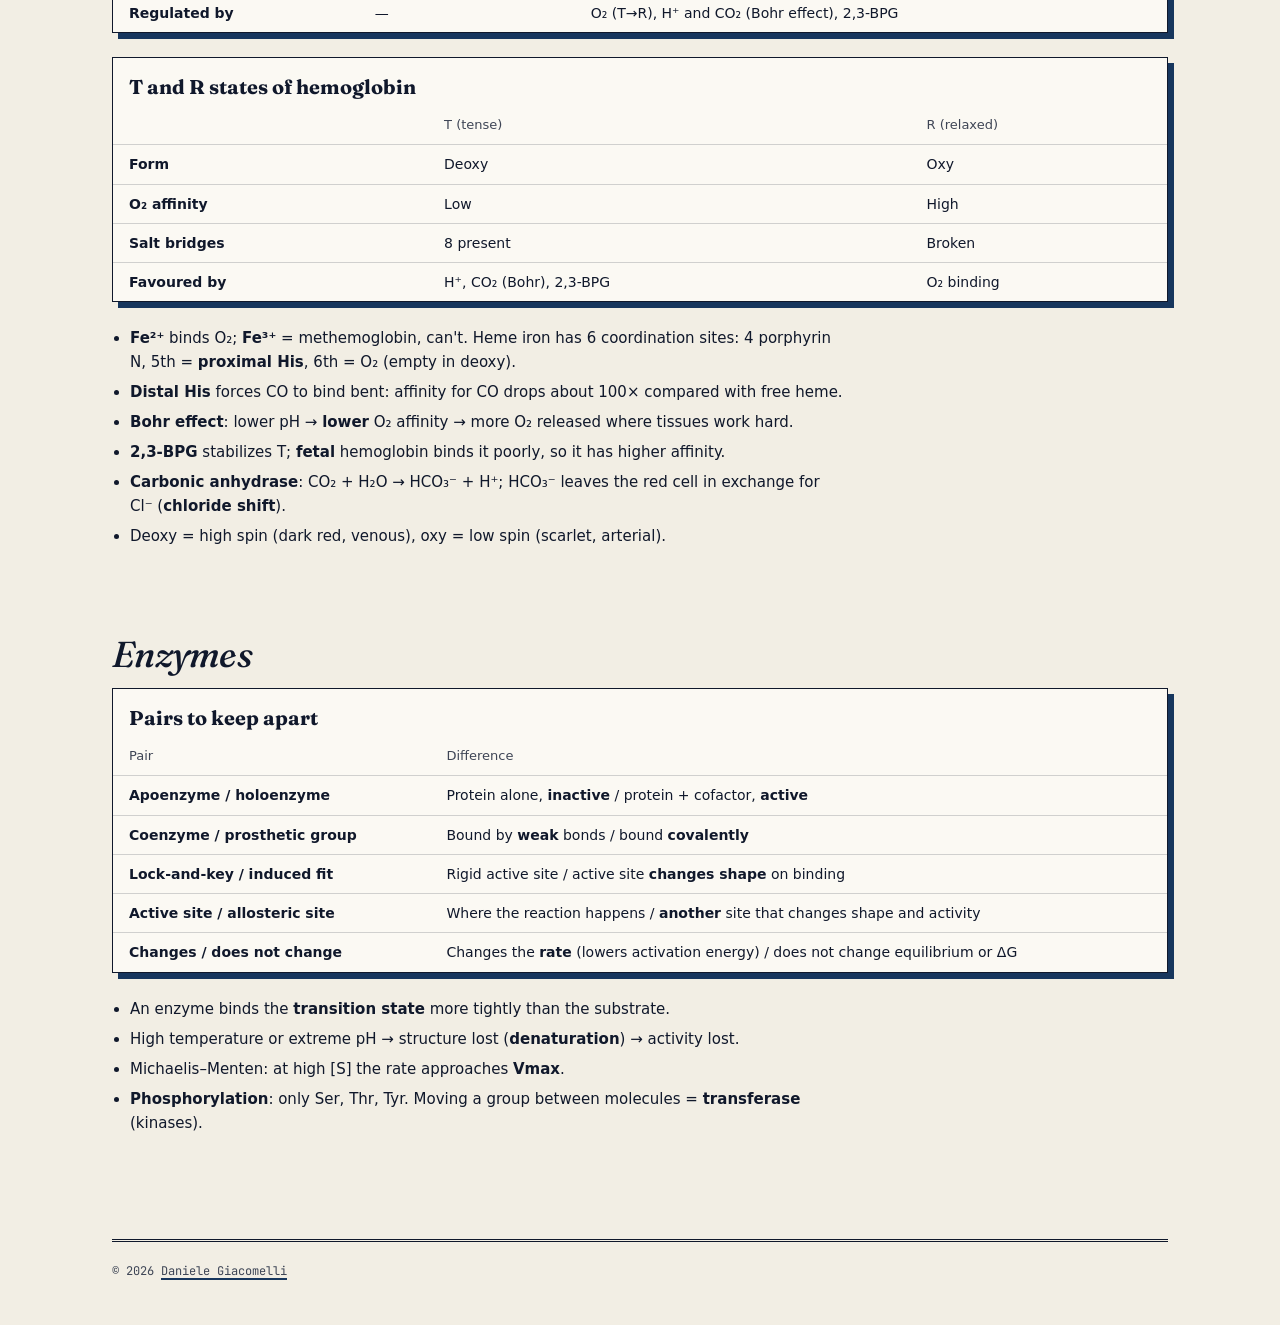
<file: appunti/onc0251/a/confronti/index.html>
<!DOCTYPE html>
<html lang="it" class="notes">
<head>
  <meta charset="UTF-8">
  <meta name="viewport" content="width=device-width, initial-scale=1">
  <title>Structural biochemistry · Concetti da non confondere · ONC0251</title>
  <meta name="description" content="Tabelle di confronto per Structural biochemistry (ONC0251, modulo A): i concetti che all'esame si confondono più facilmente." data-en-content="Comparison tables for Structural biochemistry (ONC0251, module A): the concepts most easily confused in the exam.">
  <meta name="color-scheme" content="light dark">
  <script src="/theme.js?v=2026112414"></script>
  <script src="/appunti/lang.js?v=2026112414"></script>
  <link rel="canonical" href="https://daniele-giacomelli.github.io/appunti/onc0251/a/confronti/">
  <meta property="og:type" content="website">
  <meta property="og:site_name" content="Appunti · Notes">
  <meta property="og:title" content="Don't mix them up · Structural biochemistry · ONC0251">
  <meta property="og:description" content="Comparison tables of the concepts most easily confused in the exam: isomers, polysaccharides, membrane lipids, protein structures, globins, enzymes.">
  <meta property="og:url" content="https://daniele-giacomelli.github.io/appunti/onc0251/a/confronti/">
  <meta property="og:image" content="https://daniele-giacomelli.github.io/appunti/og-appunti.png">
  <meta property="og:image:width" content="1200">
  <meta property="og:image:height" content="630">
  <meta name="twitter:card" content="summary_large_image">
  <link rel="icon" href="/favicon.svg" type="image/svg+xml">
  <link rel="preload" href="/fonts/JetBrainsMono.woff2" as="font" type="font/woff2" crossorigin>
  <link rel="stylesheet" href="/style.css?v=2026112414">
</head>
<body>
  <a class="skip-link" href="#content" data-en="Skip to content">Vai al contenuto</a>
  <header class="site-header">
    <nav aria-label="Navigazione" data-en-label="Navigation">
      <a class="brand" href="/appunti/"><span class="brand-star" aria-hidden="true">✦</span><span><span class="dim">~/appunti/onc0251/a/</span>confronti</span></a>
      <div class="nav-tools">
        <div class="lang-switch" role="group" aria-label="Lingua" data-en-label="Language">
          <button type="button" data-lang="it" lang="it" aria-pressed="false">IT</button>
          <button type="button" data-lang="en" lang="en" aria-pressed="false">EN</button>
        </div>
        <button class="theme-toggle" type="button" aria-pressed="false"><span class="sr" data-en="Dark theme">Tema scuro</span><span class="knob" aria-hidden="true"></span></button>
      </div>
    </nav>
  </header>

  <main id="content">
    <section class="hero">
      <p class="quiz-back"><a href="/appunti/onc0251/a/" data-en="Back to the quiz">Torna al quiz</a></p>
      <h1 class="page-title" data-en="Don't mix them up">Da non confondere</h1>
      <p class="lead" data-en="In the exam the wrong options are almost always the neighbouring concept. Here they are side by side, one line for what tells them apart. The tables are in English, like the course.">
        All'esame le opzioni sbagliate sono quasi sempre il concetto "vicino" a quello giusto. Qui sono uno accanto
        all'altro, con una riga per quello che li distingue. Le tabelle sono in inglese, come il corso.
      </p>
      <nav class="comparisons-index" aria-label="Argomenti della pagina" data-en-label="Topics on this page">
        <ol>
          <li><a href="#atoms" data-en="Atoms and carbon">Atomi e carbonio</a></li>
          <li><a href="#isomers" data-en="Isomers">Isomeri</a></li>
          <li><a href="#carbohydrates" data-en="Polysaccharides">Polisaccaridi</a></li>
          <li><a href="#lipids" data-en="Lipids">Lipidi</a></li>
          <li><a href="#proteins" data-en="Protein structures">Strutture delle proteine</a></li>
          <li><a href="#globins" data-en="Myoglobin and hemoglobin">Mioglobina ed emoglobina</a></li>
          <li><a href="#enzymes" data-en="Enzymes">Enzimi</a></li>
        </ol>
      </nav>
    </section>

    <section id="atoms" class="comparisons">
      <h2 data-en="Atoms and carbon">Atomi e carbonio</h2>
      <div class="compare-table" tabindex="0" role="region" aria-label="Quantum numbers" lang="en">
        <table>
          <caption>Quantum numbers</caption>
          <thead><tr><th scope="col">Number</th><th scope="col">Defines</th><th scope="col">Values</th></tr></thead>
          <tbody>
            <tr><th scope="row">n (principal)</th><td>Energy level (shell)</td><td>1, 2, 3… (1–7 in known atoms)</td></tr>
            <tr><th scope="row">l (secondary, azimuthal)</th><td>Sublevel and <b>shape</b>: s, p, d, f</td><td>0 … n−1</td></tr>
            <tr><th scope="row">mₗ (magnetic)</th><td>Orientation in space</td><td>−l … +l</td></tr>
            <tr><th scope="row">mₛ (spin)</th><td>The electron within the orbital</td><td>+½ or −½</td></tr>
          </tbody>
        </table>
      </div>
      <div class="compare-table" tabindex="0" role="region" aria-label="Filling rules" lang="en">
        <table>
          <caption>Filling rules</caption>
          <thead><tr><th scope="col">Rule</th><th scope="col">Says</th></tr></thead>
          <tbody>
            <tr><th scope="row">Aufbau</th><td>Orbitals fill in order of increasing energy</td></tr>
            <tr><th scope="row">Pauli exclusion</th><td>No two electrons share all four quantum numbers → max 2 per orbital, opposite spins</td></tr>
            <tr><th scope="row">Hund</th><td>Same-sublevel orbitals get one electron each, parallel spins, before pairing</td></tr>
          </tbody>
        </table>
      </div>
      <div class="compare-table" tabindex="0" role="region" aria-label="Periodic properties" lang="en">
        <table>
          <caption>Periodic properties</caption>
          <thead><tr><th scope="col">Property</th><th scope="col">Definition</th><th scope="col">Watch out</th></tr></thead>
          <tbody>
            <tr><th scope="row">Ionization energy</th><td>Energy to <b>remove</b> an electron</td><td>Opposite trend to atomic radius</td></tr>
            <tr><th scope="row">Electron affinity</th><td>Energy change when an electron is <b>gained</b></td><td>Similar trend to ionization energy</td></tr>
            <tr><th scope="row">Electronegativity</th><td>Tendency to <b>attract shared electrons in a bond</b></td><td>Combines the two above (Mulliken); Pauling scale 0–4</td></tr>
          </tbody>
        </table>
      </div>
      <div class="compare-table" tabindex="0" role="region" aria-label="Carbon hybridization" lang="en">
        <table>
          <caption>Carbon hybridization</caption>
          <thead><tr><th scope="col">Hybrid</th><th scope="col">Bonds</th><th scope="col">Geometry</th><th scope="col">Example</th></tr></thead>
          <tbody>
            <tr><th scope="row">sp³</th><td>4 single</td><td>Tetrahedral, ~109.5°</td><td>CH₄</td></tr>
            <tr><th scope="row">sp²</th><td>1 double</td><td>Trigonal planar, 120°</td><td>CH₂=CH₂</td></tr>
            <tr><th scope="row">sp</th><td>1 triple</td><td>Linear, 180°</td><td>CH≡CH</td></tr>
          </tbody>
        </table>
      </div>
    </section>

    <section id="isomers" class="comparisons">
      <h2 data-en="Isomers">Isomeri</h2>
      <div class="compare-table" tabindex="0" role="region" aria-label="Isomers" lang="en">
        <table>
          <caption>Same molecular formula, different molecule</caption>
          <thead><tr><th scope="col">Type</th><th scope="col">What differs</th><th scope="col">Mirror images?</th><th scope="col">Interconvert without breaking bonds?</th><th scope="col">Example</th></tr></thead>
          <tbody>
            <tr><th scope="row">Constitutional</th><td>Which atoms are bonded to which</td><td>No</td><td>No</td><td>Glucose / fructose</td></tr>
            <tr><th scope="row">Geometric (cis/trans)</th><td>Arrangement around a double bond or a ring</td><td>No</td><td>No</td><td>Oleic (cis) / elaidic (trans) acid</td></tr>
            <tr><th scope="row">Epimers</th><td>Configuration at <b>one</b> chiral center only</td><td>No</td><td>No</td><td>Glucose / galactose (C4)</td></tr>
            <tr><th scope="row">Anomers</th><td>Epimers at the <b>anomeric carbon</b> of a cyclic sugar</td><td>No</td><td>No</td><td>α- / β-glucose</td></tr>
            <tr><th scope="row">Enantiomers</th><td>All chiral centers inverted</td><td><b>Yes</b>, non-superimposable</td><td>No</td><td>D- / L-glyceraldehyde</td></tr>
            <tr><th scope="row">Conformers</th><td>Rotation around single bonds</td><td>—</td><td><b>Yes</b></td><td>Chair / boat</td></tr>
          </tbody>
        </table>
      </div>
      <ul class="rules" lang="en">
        <li><b>Diastereomers</b> = stereoisomers that are <b>not</b> mirror images: geometric isomers and epimers (anomers included).</li>
        <li><b>Chiral carbon</b> = four <b>different</b> substituents.</li>
        <li><b>D/L</b>: natural sugars are mostly <b>D</b>, amino acids mostly <b>L</b>.</li>
        <li><b>α/β</b> (Haworth): anomeric OH <b>down</b> = α, <b>up</b> = β.</li>
      </ul>
    </section>

    <section id="carbohydrates" class="comparisons">
      <h2 data-en="Polysaccharides">Polisaccaridi</h2>
      <div class="compare-table" tabindex="0" role="region" aria-label="Polysaccharides" lang="en">
        <table>
          <caption>All made of glucose: the bonds make the difference</caption>
          <thead><tr><th scope="col">Polysaccharide</th><th scope="col">Bonds</th><th scope="col">Shape</th><th scope="col">Where</th><th scope="col">Role</th></tr></thead>
          <tbody>
            <tr><th scope="row">Amylose</th><td>α(1→4)</td><td>Linear, left-handed helix (6 residues/turn)</td><td>Plants (10–20% of starch)</td><td>Storage</td></tr>
            <tr><th scope="row">Amylopectin</th><td>α(1→4) + α(1→6)</td><td>Branch every 15–30 residues</td><td>Plants (80–90% of starch)</td><td>Storage</td></tr>
            <tr><th scope="row">Glycogen</th><td>α(1→4) + α(1→6)</td><td>Branch every 4–10 residues: shorter, denser</td><td>Liver, muscle</td><td>Storage, fast release</td></tr>
            <tr><th scope="row">Cellulose</th><td><b>β</b>(1→4)</td><td>Straight chains</td><td>Plant cell walls</td><td>Structure</td></tr>
          </tbody>
        </table>
      </div>
      <ul class="rules" lang="en">
        <li><b>Pyranose</b> = 6-membered ring (5 C + 1 O); <b>furanose</b> = 5-membered ring (4 C + 1 O).</li>
        <li><b>Aldose</b> (aldehyde, e.g. glucose) vs <b>ketose</b> (ketone, e.g. fructose).</li>
        <li><b>Liver</b> glycogen keeps blood glucose up between meals (12–24 h); <b>muscle</b> glycogen fuels the muscle itself (under 1 h of hard effort).</li>
      </ul>
    </section>

    <section id="lipids" class="comparisons">
      <h2 data-en="Lipids">Lipidi</h2>
      <div class="compare-table" tabindex="0" role="region" aria-label="Membrane lipids" lang="en">
        <table>
          <caption>Membrane lipids</caption>
          <thead><tr><th scope="col">Lipid</th><th scope="col">Backbone</th><th scope="col">Key feature</th><th scope="col">Charge / where</th></tr></thead>
          <tbody>
            <tr><th scope="row">Phosphatidates (glycerophospholipids)</th><td>Glycerol</td><td>2 fatty acids (ester) + phosphate + alcohol (choline, ethanolamine, serine, inositol)</td><td>PC mostly outer leaflet; PE, PS, PI mostly inner</td></tr>
            <tr><th scope="row">Plasmalogens</th><td>Glycerol</td><td><b>Ether</b> bond at position 1: antioxidant, more stable, resist phospholipases</td><td>Outer leaflet; nervous system, heart</td></tr>
            <tr><th scope="row">Sphingomyelin</th><td>Sphingosine</td><td>Ceramide + phosphate + amino alcohol</td><td>Myelin sheath</td></tr>
            <tr><th scope="row">Cerebrosides</th><td>Sphingosine</td><td>Ceramide + <b>1</b> sugar (Glc or Gal)</td><td>Neutral; GalC in nervous system</td></tr>
            <tr><th scope="row">Globosides</th><td>Sphingosine</td><td>Ceramide + <b>2 or more</b> sugars</td><td>Neutral; blood group antigens</td></tr>
            <tr><th scope="row">Gangliosides</th><td>Sphingosine</td><td>Ceramide + sugars incl. <b>sialic acid (NANA)</b></td><td><b>Acidic</b>; receptors for toxins and pathogens</td></tr>
            <tr><th scope="row">Cholesterol</th><td>Sterane (4 rings), from squalene</td><td>Slots between phospholipids</td><td>Less fluid, more stable bilayer; travels in lipoproteins, ~65% esterified</td></tr>
          </tbody>
        </table>
      </div>
      <ul class="rules" lang="en">
        <li><b>Ceramide</b> = sphingosine + fatty acid via an <b>amide</b> bond. Glycerides use <b>ester</b> bonds.</li>
        <li>More double bonds and shorter chains = <b>more fluid</b> (lower melting point). Saturated = no C=C.</li>
        <li><b>ω-3 / ω-6</b>: position of the first double bond counting from the methyl (ω) end.</li>
        <li><b>Phosphatidylserine</b> flips to the <b>outer</b> leaflet during apoptosis.</li>
        <li><b>White</b> fat stores energy; <b>brown</b> fat (many mitochondria) makes heat.</li>
      </ul>
    </section>

    <section id="proteins" class="comparisons">
      <h2 data-en="Protein structures">Strutture delle proteine</h2>
      <div class="compare-table" tabindex="0" role="region" aria-label="Helices and sheets" lang="en">
        <table>
          <caption>Helices and sheets</caption>
          <thead><tr><th scope="col">Structure</th><th scope="col">Handedness / geometry</th><th scope="col">Held by</th><th scope="col">Notes</th></tr></thead>
          <tbody>
            <tr><th scope="row">α-helix</th><td>Right-handed, 3.6 residues/turn</td><td>H-bonds C=O (n) ··· N–H (n+4), within the backbone</td><td>Favoured: Ala, Leu. Breakers: <b>Pro</b>, Gly</td></tr>
            <tr><th scope="row">β-sheet</th><td>Extended strands, parallel or antiparallel</td><td>H-bonds between backbones of adjacent strands</td><td>Side chains above and below the sheet</td></tr>
            <tr><th scope="row">Collagen chain</th><td><b>Left</b>-handed, ~3.3 residues/turn (not an α-helix)</td><td>3 chains → right-handed triple helix (tropocollagen); H-bonds, Pro/Hyp rigidity</td><td>Gly-X-Y; Gly every 3rd residue fits in the centre</td></tr>
          </tbody>
        </table>
      </div>
      <div class="compare-table" tabindex="0" role="region" aria-label="Fibrous proteins" lang="en">
        <table>
          <caption>Fibrous proteins</caption>
          <thead><tr><th scope="col">Protein</th><th scope="col">Made of</th><th scope="col">Where</th><th scope="col">Key bonds</th></tr></thead>
          <tbody>
            <tr><th scope="row">α-keratin</th><td>α-helices</td><td>Mammals: hair, nails, skin</td><td>H-bonds (washing, drying) and <b>disulfide bridges</b> (perm)</td></tr>
            <tr><th scope="row">β-keratin</th><td>β-sheets</td><td>Reptiles, birds: scales, claws, feathers</td><td>—</td></tr>
            <tr><th scope="row">Collagen</th><td>Triple helices</td><td>Tendons, connective tissue, cartilage, bone</td><td>Cross-links from <b>allysine</b> (oxidized Lys); heat → gelatin</td></tr>
          </tbody>
        </table>
      </div>
      <ul class="rules" lang="en">
        <li><b>Primary</b> = sequence · <b>secondary</b> = local helices and sheets · <b>tertiary</b> = whole 3D fold of one chain · <b>quaternary</b> = several chains together.</li>
        <li>Peptide bond: <b>partial double bond</b>, planar, mostly <b>trans</b> (cis mainly before Pro).</li>
        <li>The only <b>covalent</b> tertiary interaction is the <b>disulfide bridge</b> (Cys–Cys); the rest are weak.</li>
        <li><b>Anfinsen</b>: the sequence determines the structure. <b>Levinthal</b>: folding can't be a random search.</li>
        <li><b>Holoprotein</b> = apoprotein + prosthetic group.</li>
      </ul>
    </section>

    <section id="globins" class="comparisons">
      <h2 data-en="Myoglobin and hemoglobin">Mioglobina ed emoglobina</h2>
      <div class="compare-table" tabindex="0" role="region" aria-label="Myoglobin and hemoglobin" lang="en">
        <table>
          <caption>Two almost identical proteins, two jobs</caption>
          <thead><tr><th scope="col"></th><th scope="col">Myoglobin</th><th scope="col">Hemoglobin</th></tr></thead>
          <tbody>
            <tr><th scope="row">Chains</th><td>1 (monomer)</td><td>4: α₂β₂ (two αβ dimers)</td></tr>
            <tr><th scope="row">Where</th><td>Muscle</td><td>Red blood cells</td></tr>
            <tr><th scope="row">Job</th><td><b>Stores</b> O₂</td><td><b>Transports</b> O₂ (and CO₂, H⁺ back)</td></tr>
            <tr><th scope="row">Binding curve</th><td><b>Hyperbolic</b></td><td><b>Sigmoidal</b> (cooperative)</td></tr>
            <tr><th scope="row">O₂ affinity</th><td>Higher</td><td>Lower, and regulated</td></tr>
            <tr><th scope="row">Regulated by</th><td>—</td><td>O₂ (T→R), H⁺ and CO₂ (Bohr effect), 2,3-BPG</td></tr>
          </tbody>
        </table>
      </div>
      <div class="compare-table" tabindex="0" role="region" aria-label="T and R states" lang="en">
        <table>
          <caption>T and R states of hemoglobin</caption>
          <thead><tr><th scope="col"></th><th scope="col">T (tense)</th><th scope="col">R (relaxed)</th></tr></thead>
          <tbody>
            <tr><th scope="row">Form</th><td>Deoxy</td><td>Oxy</td></tr>
            <tr><th scope="row">O₂ affinity</th><td>Low</td><td>High</td></tr>
            <tr><th scope="row">Salt bridges</th><td>8 present</td><td>Broken</td></tr>
            <tr><th scope="row">Favoured by</th><td>H⁺, CO₂ (Bohr), 2,3-BPG</td><td>O₂ binding</td></tr>
          </tbody>
        </table>
      </div>
      <ul class="rules" lang="en">
        <li><b>Fe²⁺</b> binds O₂; <b>Fe³⁺</b> = methemoglobin, can't. Heme iron has 6 coordination sites: 4 porphyrin N, 5th = <b>proximal His</b>, 6th = O₂ (empty in deoxy).</li>
        <li><b>Distal His</b> forces CO to bind bent: affinity for CO drops about 100× compared with free heme.</li>
        <li><b>Bohr effect</b>: lower pH → <b>lower</b> O₂ affinity → more O₂ released where tissues work hard.</li>
        <li><b>2,3-BPG</b> stabilizes T; <b>fetal</b> hemoglobin binds it poorly, so it has higher affinity.</li>
        <li><b>Carbonic anhydrase</b>: CO₂ + H₂O → HCO₃⁻ + H⁺; HCO₃⁻ leaves the red cell in exchange for Cl⁻ (<b>chloride shift</b>).</li>
        <li>Deoxy = high spin (dark red, venous), oxy = low spin (scarlet, arterial).</li>
      </ul>
    </section>

    <section id="enzymes" class="comparisons">
      <h2 data-en="Enzymes">Enzimi</h2>
      <div class="compare-table" tabindex="0" role="region" aria-label="Enzyme pairs" lang="en">
        <table>
          <caption>Pairs to keep apart</caption>
          <thead><tr><th scope="col">Pair</th><th scope="col">Difference</th></tr></thead>
          <tbody>
            <tr><th scope="row">Apoenzyme / holoenzyme</th><td>Protein alone, <b>inactive</b> / protein + cofactor, <b>active</b></td></tr>
            <tr><th scope="row">Coenzyme / prosthetic group</th><td>Bound by <b>weak</b> bonds / bound <b>covalently</b></td></tr>
            <tr><th scope="row">Lock-and-key / induced fit</th><td>Rigid active site / active site <b>changes shape</b> on binding</td></tr>
            <tr><th scope="row">Active site / allosteric site</th><td>Where the reaction happens / <b>another</b> site that changes shape and activity</td></tr>
            <tr><th scope="row">Changes / does not change</th><td>Changes the <b>rate</b> (lowers activation energy) / does not change equilibrium or ΔG</td></tr>
          </tbody>
        </table>
      </div>
      <ul class="rules" lang="en">
        <li>An enzyme binds the <b>transition state</b> more tightly than the substrate.</li>
        <li>High temperature or extreme pH → structure lost (<b>denaturation</b>) → activity lost.</li>
        <li>Michaelis–Menten: at high [S] the rate approaches <b>Vmax</b>.</li>
        <li><b>Phosphorylation</b>: only Ser, Thr, Tyr. Moving a group between molecules = <b>transferase</b> (kinases).</li>
      </ul>
    </section>
  </main>

  <footer class="site-footer">
    <p>© 2026 <a href="/" data-en-href="/en/">Daniele Giacomelli</a></p>
  </footer>
</body>
</html>
</file>
<file: style.css>
/* Self-hosted variable fonts, Latin subset (licenses in fonts/) */
@font-face {
  font-family: "JetBrains Mono";
  src: url("/fonts/JetBrainsMono.woff2") format("woff2");
  font-weight: 100 800;
  font-style: normal;
  font-display: swap;
}
@font-face {
  font-family: "Fraunces";
  src: url("/fonts/Fraunces.woff2") format("woff2");
  font-weight: 100 900;
  font-style: normal;
  font-display: swap;
}
@font-face {
  font-family: "Fraunces";
  src: url("/fonts/Fraunces-Italic.woff2") format("woff2");
  font-weight: 100 900;
  font-style: italic;
  font-display: swap;
}

:root {
  --bg: #f2eee4;
  --fg: #10182b;
  --muted: #3e4555;         /* at least 4.5:1 even on the bluest part of the sky */
  --line: rgba(16, 24, 43, 0.18);
  --accent: #17365d;        /* the CV's blue */
  --accent-soft: color-mix(in srgb, var(--accent) 14%, transparent);
  --hot: #d4f23a;           /* highlighters only */
  --chip: #e8e3d6;
  --card: #fbf9f3;
  --ok: #1e7a45;
  --ok-soft: #e3f1e7;
  --bad: #b3392f;
  --bad-soft: #f7e3df;
  --holo: linear-gradient(115deg, #c8d4ff, #e6c8ff 28%, #ffd3e6 52%, #c6f2ff 76%, #dcffd6);
  --chrome: linear-gradient(180deg, #ffffff 0%, #d5dae3 42%, #8f98aa 50%, #dfe3ea 62%, #ffffff 100%);
  --drop: var(--accent);
  --border: var(--fg);
  --bar: linear-gradient(90deg, var(--accent), #4f78b0 60%, #9fb7e0);
  --highlighter: color-mix(in srgb, var(--hot) 70%, transparent);
  --shadow: 6px 6px 0 var(--drop);
  --button: var(--fg);
  --on-button: var(--bg);
  --object: var(--chrome);
  --on-object: #10182b;
  --on-holo: #10182b;
  --sun-icon: url("data:image/svg+xml,%3Csvg xmlns='http://www.w3.org/2000/svg' viewBox='0 0 24 24' fill='none' stroke='%23000' stroke-width='2.4' stroke-linecap='round'%3E%3Ccircle cx='12' cy='12' r='4.5'/%3E%3Cpath d='M12 1.5v3M12 19.5v3M1.5 12h3M19.5 12h3M4.6 4.6l2.1 2.1M17.3 17.3l2.1 2.1M4.6 19.4l2.1-2.1M17.3 6.7l2.1-2.1'/%3E%3C/svg%3E");
  --moon-icon: url("data:image/svg+xml,%3Csvg xmlns='http://www.w3.org/2000/svg' viewBox='0 0 24 24'%3E%3Cpath d='M20.5 14.8A8.8 8.8 0 0 1 9.2 3.5a8.8 8.8 0 1 0 11.3 11.3z'/%3E%3C/svg%3E");
  --blob-bg:
    radial-gradient(circle at 32% 28%, #ffffff 0 8%, transparent 22%),
    radial-gradient(circle at 70% 75%, #7d889e 0, transparent 40%),
    radial-gradient(circle at 40% 40%, #f6f7fa, #d3d8e1 40%, #a3acbd 70%, #75809a 95%);
  --blob-shadow: inset -18px -24px 40px rgba(16, 24, 43, 0.45), inset 14px 16px 30px rgba(255, 255, 255, 0.7);
  /* Static gradient underneath, seamless SVG-noise clouds scrolling on top */
  --sky-base: linear-gradient(180deg, #9dbbe6 0%, #c9d9ee 38%, #ece9e2 78%, #f2eee4 100%);
  --clouds: url("data:image/svg+xml,%3Csvg xmlns='http://www.w3.org/2000/svg' width='1400' height='800'%3E%3Cfilter id='c' x='0' y='0' width='100%25' height='100%25' filterUnits='userSpaceOnUse'%3E%3CfeTurbulence type='fractalNoise' baseFrequency='.0045 .011' numOctaves='5' seed='7' stitchTiles='stitch'/%3E%3CfeColorMatrix values='0 0 0 0 1 0 0 0 0 1 0 0 0 0 1 2.2 0 0 0 -1.05'/%3E%3C/filter%3E%3Crect width='100%25' height='100%25' filter='url(%23c)'/%3E%3C/svg%3E") 0 0 / 1400px 800px repeat-x;
  color-scheme: light;
  --sans: system-ui, -apple-system, "Segoe UI", Roboto, sans-serif;
  --serif: "Fraunces", Georgia, "Times New Roman", serif;
  --mono: "JetBrains Mono", ui-monospace, "Cascadia Code", "SF Mono", Menlo, Consolas, monospace;
  --wide: 1120px;
  /* Type scale */
  --t-1: 0.75rem;   /* 12px */
  --t-2: 0.875rem;  /* 14px */
  --t-3: 1rem;      /* 16px */
  --t-4: 1.125rem;  /* 18px */
  --t-5: 1.5rem;    /* 24px */
  --t-6: clamp(1.75rem, 3vw, 2.25rem); /* 28-36px */
}

* { box-sizing: border-box; }

html { scroll-behavior: smooth; }
@media (prefers-reduced-motion: reduce) {
  html { scroll-behavior: auto; }
}

/* Keep anchored sections clear of the sticky header */
section[id] { scroll-margin-top: 92px; }

body {
  margin: 0;
  background: var(--bg);
  color: var(--fg);
  font-family: var(--sans);
  line-height: 1.6;
}
/* Fixed sky: gradient on html, clouds (or stars) on body, looping by one full tile */
html::before,
body::before {
  content: "";
  position: fixed;
  top: 0;
  left: 0;
  height: 100%;
  pointer-events: none;
}
html::before { z-index: -2; width: 100%; background: var(--sky-base); }
body::before {
  z-index: -1;
  width: calc(100% + 1400px);
  background: var(--clouds);
  -webkit-mask-image: linear-gradient(180deg, #000 280px, transparent 780px);
  mask-image: linear-gradient(180deg, #000 280px, transparent 780px);
  animation: wind 180s linear infinite;
  will-change: transform;
}
@keyframes wind { to { transform: translateX(-1400px); } }

/* The blob and stickers overflow the edge */
html, body { overflow-x: clip; }

::selection { background: var(--hot); color: var(--on-holo); }
html { scrollbar-color: var(--accent) transparent; }
input, textarea { caret-color: var(--accent); }

a {
  color: inherit;
  text-decoration: underline;
  text-decoration-color: var(--accent);
  text-decoration-thickness: 1.5px;
  text-underline-offset: 3px;
  border-radius: 2px;
}

:focus-visible {
  outline: 2px solid var(--accent);
  outline-offset: 3px;
  border-radius: 3px;
}

.skip-link {
  position: absolute;
  left: 12px;
  top: -48px;
  z-index: 60;
  background: var(--card);
  border: 2px solid var(--border);
  padding: 8px 12px;
}
.skip-link:focus { top: 12px; }

/* ---------- Header ---------- */
.site-header {
  position: sticky;
  top: 12px;
  z-index: 40;
  margin: 12px 0;
  padding: 0 32px;
}

main,
.site-footer {
  max-width: var(--wide);
  margin: 0 auto;
  padding-left: 32px;
  padding-right: 32px;
}

.site-header nav {
  max-width: calc(var(--wide) - 64px);
  margin: 0 auto;
  display: flex;
  align-items: center;
  justify-content: space-between;
  gap: 16px;
  padding: 9px 12px 9px 16px;
  background: color-mix(in srgb, var(--card) 72%, transparent);
  -webkit-backdrop-filter: blur(14px) saturate(1.4);
  backdrop-filter: blur(14px) saturate(1.4);
  border: 2px solid var(--border);
  box-shadow: 5px 5px 0 var(--drop);
  font-family: var(--mono);
  font-size: var(--t-2);
}

.brand { display: inline-flex; align-items: baseline; gap: 6px; font-weight: 700; text-decoration: none; white-space: nowrap; }

/* Below 980px the menu wraps to a second row */
@media (max-width: 980px) {
  .site-header nav { flex-wrap: wrap; row-gap: 8px; }
  .nav-tools { order: 2; margin-left: auto; }
  .nav-links { order: 3; width: 100%; margin: 0; flex-wrap: wrap; }
}
.brand:hover { background: none; }
.brand-star { display: inline-block; color: var(--accent); transition: transform 0.6s; }
.brand:hover .brand-star { transform: rotate(180deg) scale(1.3); }
.dim { color: var(--muted); font-weight: 400; }
.sr { position: absolute; width: 1px; height: 1px; overflow: hidden; clip: rect(0 0 0 0); white-space: nowrap; }

.nav-links {
  display: flex;
  align-items: center;
  gap: 6px 18px;
  margin: 0 0 0 auto;
  padding: 0;
  list-style: none;
}
.nav-links a {
  display: inline-block;
  padding: 4px 4px; /* 24px tap target */
  text-decoration: none;
}
.nav-links sup { margin-right: 3px; font-size: 0.65em; color: var(--accent); }
.nav-links a.tab {
  display: inline-block;
  padding: 3px 9px;
  border: 1.5px solid var(--border);
  background: var(--holo);
  color: var(--on-holo);
}

.nav-tools { display: flex; align-items: center; gap: 12px; }

.lang-switch { display: inline-flex; border: 1.5px solid var(--border); border-radius: 999px; overflow: hidden; }
.lang-switch a { padding: 4px 10px; text-decoration: none; font-size: var(--t-1); line-height: 1.3; }
.lang-switch a[aria-current] { background: var(--fg); color: var(--bg); }
.lang-switch button { padding: 4px 10px; border: 0; color: inherit; font: inherit; font-size: var(--t-1); line-height: 1.3; cursor: pointer; }
.lang-switch button[aria-pressed="true"] { background: var(--fg); color: var(--bg); }

.theme-toggle {
  position: relative;
  flex: none;
  width: 50px;
  height: 26px;
  padding: 0;
  border: 1.5px solid var(--border);
  border-radius: 999px;
  background: var(--holo);
  cursor: pointer;
}
.theme-toggle .knob {
  position: absolute;
  top: 2px;
  left: 2px;
  width: 19px;
  height: 19px;
  display: grid;
  place-items: center;
  border: 1.5px solid #10182b;
  border-radius: 50%;
  background: var(--chrome);
  color: #10182b;
  font-size: 11px;
  line-height: 1;
  transition: transform 0.25s;
}
.theme-toggle .knob::after {
  content: "";
  width: 11px;
  height: 11px;
  background: #10182b;
  -webkit-mask: var(--sun-icon) center / contain no-repeat;
  mask: var(--sun-icon) center / contain no-repeat;
}
.theme-toggle[aria-pressed="true"] { background: #17365d; }
.theme-toggle[aria-pressed="true"] .knob { transform: translateX(24px); }
.theme-toggle[aria-pressed="true"] .knob::after {
  -webkit-mask-image: var(--moon-icon);
  mask-image: var(--moon-icon);
}

/* ---------- Cover ---------- */
.hero { position: relative; padding: 72px 0 40px; }
.cover { padding-top: 28px; isolation: isolate; }

.issue {
  display: flex;
  flex-wrap: wrap;
  justify-content: space-between;
  gap: 8px 24px;
  margin: 0 0 28px;
  padding-bottom: 10px;
  border-bottom: 1px solid var(--border);
  font-family: var(--mono);
  font-size: var(--t-1);
  text-transform: uppercase;
  letter-spacing: 0.12em;
}

.hero h1 { margin: 0 0 32px; }
.name {
  position: relative;
  z-index: 2;
  font-family: var(--serif);
  font-optical-sizing: auto;
  font-size: clamp(3rem, 14vw, 11.5rem);
  line-height: 0.84;
  letter-spacing: -0.035em;
  font-weight: 800;
}
.name .first, .name .last { display: block; }
.name .last {
  white-space: nowrap;
  font-style: italic;
  font-weight: 500;
  padding-left: 0.55em;
  color: var(--accent);
}

.blob {
  position: absolute;
  z-index: -1;
  top: 40px;
  right: -40px;
  width: min(36vw, 400px);
  aspect-ratio: 1;
  background: var(--blob-bg);
  border-radius: 42% 58% 63% 37% / 41% 44% 56% 59%;
  box-shadow: var(--blob-shadow);
  animation: liquid 14s ease-in-out infinite alternate;
}
@keyframes liquid {
  33% { border-radius: 63% 37% 45% 55% / 55% 62% 38% 45%; transform: rotate(18deg) translateY(10px); }
  66% { border-radius: 38% 62% 30% 70% / 60% 35% 65% 40%; transform: rotate(-8deg) translateY(-14px); }
  100% { border-radius: 55% 45% 58% 42% / 35% 55% 45% 65%; transform: rotate(12deg); }
}

.spark {
  position: absolute;
  z-index: 3;
  color: var(--accent);
  font-size: 1.6rem;
  line-height: 1;
}
.spark:nth-of-type(2) { font-size: 1rem; }
.spark:nth-of-type(3) { font-size: 2.2rem; }

.sticker {
  position: absolute;
  z-index: 4;
  display: grid;
  place-items: center;
  text-align: center;
  font-family: var(--mono);
  font-weight: 700;
  font-size: var(--t-1);
  line-height: 1.25;
  text-transform: uppercase;
  letter-spacing: 0.04em;
  color: var(--fg);
  pointer-events: none;
}
.sticker-holo {
  width: 132px;
  height: 132px;
  border-radius: 50%;
  background: var(--holo);
  border: 2px solid var(--border);
  box-shadow: 4px 4px 0 var(--fg);
  transform: rotate(-12deg);
  right: -12px;
  bottom: -58px;
}
.sticker-star {
  width: 118px;
  height: 118px;
  background: var(--hot);
  clip-path: polygon(50% 0, 61% 18%, 82% 9%, 79% 32%, 100% 39%, 84% 55%, 97% 74%, 74% 76%, 71% 99%, 52% 86%, 33% 100%, 27% 77%, 4% 76%, 15% 56%, 0 40%, 21% 32%, 17% 9%, 38% 18%);
  transform: rotate(9deg);
  top: 6%;
  right: 26%;
}

.cover-grid {
  display: grid;
  grid-template-columns: 7fr 5fr;
  gap: 40px;
  align-items: start;
}

.meta {
  display: flex;
  flex-wrap: wrap;
  gap: 12px 40px;
  margin: 0 0 32px;
  padding: 14px 0;
  border-top: 1px solid var(--border);
  border-bottom: 1px solid var(--border);
  font-family: var(--mono);
  font-size: var(--t-2);
}
.cover .meta { flex-direction: column; gap: 0; margin: 0; padding: 0; border-bottom: 0; }
.cover .meta div { display: grid; grid-template-columns: 90px 1fr; gap: 12px; padding: 10px 0; border-bottom: 1px solid var(--border); }
.meta dt { color: var(--muted); font-size: var(--t-1); }
.cover .meta dt { text-transform: uppercase; letter-spacing: 0.1em; padding-top: 2px; }
.meta dd { margin: 0; }

.lead { font-size: var(--t-4); color: var(--muted); margin: 0; max-width: 62ch; }

.window {
  position: relative;
  z-index: 4;
  background: var(--card);
  border: 2px solid var(--border);
  box-shadow: 8px 8px 0 var(--drop);
}
.window-bar {
  display: flex;
  justify-content: space-between;
  align-items: center;
  padding: 5px 8px 5px 12px;
  background: var(--bar);
  color: #fff;
  font-family: var(--mono);
  font-size: var(--t-1);
  border-bottom: 2px solid var(--border);
}
.window-bar i {
  display: inline-block;
  width: 14px;
  height: 14px;
  margin-left: 4px;
  background: var(--chrome);
  border: 1px solid var(--border);
}
.window .lead { padding: 20px 22px 4px; color: var(--fg); font-size: var(--t-4); }

.window-actions { margin: 0; padding: 14px 22px 22px; }
a.btn { display: inline-block; text-decoration: none; }

/* ---------- Sections ---------- */
main { counter-reset: section; }
section { padding: 72px 0; }
main > section[id] { border-top: 3px solid var(--border); margin-top: 24px; }
h2 {
  counter-increment: section;
  display: flex;
  align-items: baseline;
  gap: 18px;
  font-family: var(--serif);
  font-optical-sizing: auto;
  font-style: italic;
  font-weight: 500;
  font-size: var(--t-6);
  letter-spacing: -0.02em;
  line-height: 1;
  margin: 0 0 28px;
}
h2::before {
  content: counter(section, decimal-leading-zero);
  font-style: normal;
  font-weight: 800;
  font-size: 1.9em;
  line-height: 0.8;
  color: transparent;
  -webkit-text-stroke: 1.5px var(--fg);
  /* Current section number fills like a liquid (class set by script.js) */
  --level: 0;
  --fill: calc(var(--level) * 0.89em - 0.09em);
  background-image:
    radial-gradient(ellipse 50% 100% at 50% 100%, var(--accent) 96%, transparent 100%),
    linear-gradient(var(--accent), var(--accent));
  background-repeat: repeat-x, no-repeat;
  background-size: 0.3em 0.09em, 100% max(0em, var(--fill));
  background-position-x: 0, 0;
  background-position-y: bottom var(--fill), bottom;
  -webkit-background-clip: text;
  background-clip: text;
  transition: --level 1.2s cubic-bezier(0.5, 0, 0.2, 1);
}
section.current > h2::before {
  --level: 1;
  animation: wave 0.4s linear 3;
}
@keyframes wave { to { background-position-x: 0.3em, 0; } }
@property --level { syntax: "<number>"; inherits: false; initial-value: 0; }

.path { color: var(--accent); }
.path.typing::after {
  content: "";
  display: inline-block;
  width: 0.5em;
  height: 1em;
  margin-left: 1px;
  vertical-align: -0.15em;
  background: currentColor;
}

.card {
  position: relative;
  padding: 28px 30px 24px;
  margin: 0 0 36px;
  background: var(--card);
  border: 2px solid var(--border);
  box-shadow: var(--shadow);
}
.kicker {
  display: inline-block;
  margin: 0 0 14px;
  padding: 2px 8px;
  background: var(--holo);
  border: 1px solid var(--border);
  font-family: var(--mono);
  font-size: var(--t-1);
  text-transform: uppercase;
  letter-spacing: 0.1em;
}
.card h3 {
  margin: 0 0 10px;
  font-family: var(--serif);
  font-optical-sizing: auto;
  font-size: var(--t-5);
  font-weight: 700;
  line-height: 1.1;
  letter-spacing: -0.015em;
}
.card p { margin: 6px 0; }
.card .body { max-width: 68ch; }

.card.project {
  display: grid;
  grid-template-columns: minmax(0, 1fr) 320px;
  grid-template-areas: "testa testa" "testo anteprima";
  column-gap: 36px;
  align-items: start;
  margin-bottom: 28px;
}
.project .card-head { grid-area: testa; margin-bottom: 8px; }
.project .card-text { grid-area: testo; }
.project .window.shot { grid-area: anteprima; margin: 6px 6px 6px 0; }
.project .tags { margin-top: 4px; }
.window.shot {
  position: relative;
  display: block;
  margin-top: 4px;
  text-decoration: none;
}
.window.shot img, .thesis-cover { display: block; width: 100%; height: auto; aspect-ratio: 1200 / 607; }

.window.shot { container-type: inline-size; }
.thesis-cover {
  display: flex;
  flex-direction: column;
  justify-content: space-between;
  gap: 3cqi;
  padding: 6cqi 7cqi;
  background:
    radial-gradient(circle at 92% 8%, rgb(255 255 255 / 0.14), transparent 38%),
    #17365d;
  color: #fff;
}
.thesis-cover .cover-top, .thesis-cover .cover-bottom {
  font-family: var(--mono);
  font-size: max(9px, 3.3cqi);
  letter-spacing: 0.08em;
  text-transform: uppercase;
  opacity: 0.85;
}
.thesis-cover .cover-title {
  font-family: var(--serif);
  font-optical-sizing: auto;
  font-size: 10cqi;
  font-style: italic;
  font-weight: 600;
  line-height: 1;
  letter-spacing: -0.01em;
}

/* Preview hint: on hover or focus, always visible on touch screens */
.action {
  position: absolute;
  right: -12px;
  bottom: -14px;
  z-index: 1;
  padding: 3px 9px;
  background: var(--holo);
  color: var(--on-holo);
  border: 1.5px solid var(--border);
  box-shadow: 3px 3px 0 var(--fg);
  font-family: var(--mono);
  font-size: var(--t-1);
  font-weight: 700;
  opacity: 0;
  transform: translateY(4px);
  transition: opacity 0.15s, transform 0.15s;
  pointer-events: none;
}
.window.shot:hover .action,
.window.shot:focus-visible .action { opacity: 1; transform: none; }
@media (hover: none) {
  .action { opacity: 1; transform: none; }
}

.card .body::first-letter {
  float: left;
  margin: 0.06em 0.08em 0 0;
  font-family: var(--serif);
  font-weight: 800;
  font-size: 3.6em;
  line-height: 0.8;
  color: var(--accent);
}

.tags {
  display: flex;
  flex-wrap: wrap;
  gap: 8px;
  list-style: none;
  margin: 16px 0 6px;
  padding: 0;
}
.tags li {
  font-family: var(--mono);
  font-size: var(--t-1);
  background: var(--bg);
  border: 1.5px solid var(--border);
  padding: 2px 8px;
}

.timeline { list-style: none; padding: 0; margin: 0; }
.timeline li {
  display: grid;
  grid-template-columns: 190px 1fr;
  gap: 20px;
  padding: 16px 0;
  border-bottom: 1px dashed var(--fg);
}
.timeline .when {
  font-family: var(--mono);
  color: var(--accent);
  font-size: var(--t-1);
  text-transform: uppercase;
  letter-spacing: 0.05em;
  padding-top: 6px;
}
.timeline strong { font-family: var(--serif); font-optical-sizing: auto; font-size: var(--t-5); line-height: 1.2; }
.timeline p { margin: 4px 0 0; color: var(--muted); }

.skills {
  list-style: none;
  padding: 0;
  margin: 8px 0 16px;
  display: grid;
  grid-template-columns: repeat(auto-fit, minmax(240px, 1fr));
  border-top: 2px solid var(--border);
  border-left: 2px solid var(--border);
}
.skills li {
  padding: 16px 18px;
  border-right: 2px solid var(--border);
  border-bottom: 2px solid var(--border);
  background: var(--card);
}
.skills strong {
  display: block;
  margin-bottom: 6px;
  font-family: var(--mono);
  font-size: var(--t-1);
  text-transform: uppercase;
  letter-spacing: 0.1em;
  color: var(--accent);
  font-weight: 700;
}
.note { font-family: var(--mono); font-size: var(--t-1); color: var(--muted); }

.availability {
  margin: 0 0 28px;
  padding-left: 22px;
  border-left: 6px solid var(--hot);
  font-family: var(--serif);
  font-optical-sizing: auto;
  font-style: italic;
  font-size: var(--t-5);
  line-height: 1.2;
  max-width: 30ch;
}

.links { list-style: none; padding: 0; margin: 16px 0 0; display: flex; flex-wrap: wrap; align-items: center; gap: 16px 32px; }
.links a { font-family: var(--serif); font-style: italic; font-size: var(--t-5); }
.links .dim { font-family: var(--mono); font-size: var(--t-1); }
.links a[download] {
  display: inline-block;
  padding: 9px 18px;
  background: var(--object);
  border: 2px solid var(--border);
  font-family: var(--mono);
  font-style: normal;
  font-size: var(--t-2);
  font-weight: 700;
  text-decoration: none;
  color: var(--on-object);
}

/* ---------- Contact ---------- */
.contact-grid {
  display: grid;
  grid-template-columns: 5fr 6fr;
  gap: 40px 56px;
  align-items: start;
}
.contact-fields { display: grid; gap: 14px; padding: 18px 20px 20px; }
.field { display: grid; gap: 4px; }
.field label {
  font-family: var(--mono);
  font-size: var(--t-1);
  text-transform: uppercase;
  letter-spacing: 0.08em;
}
.field label .dim { text-transform: none; letter-spacing: 0; }
.field input,
.field textarea {
  width: 100%;
  padding: 9px 11px;
  font: inherit;
  color: var(--fg);
  background: var(--bg);
  border: 2px solid var(--border);
  border-radius: 0;
  transition: box-shadow 0.15s;
}
.field textarea { resize: vertical; min-height: 120px; }
.field input:focus-visible,
.field textarea:focus-visible { outline: none; box-shadow: 4px 4px 0 var(--drop); }
.field [aria-invalid="true"] { border-color: var(--bad); box-shadow: 4px 4px 0 var(--bad); }
.field-error { margin: 0; min-height: 0; font-size: var(--t-2); color: var(--bad); }
.field-error:empty { display: none; }
.trap { position: absolute; left: -9999px; width: 1px; height: 1px; opacity: 0; }
.contact-fields .note { margin: 0; }
.contact-actions { display: flex; flex-wrap: wrap; align-items: center; gap: 10px 16px; }
.contact-actions .btn { min-height: 44px; }
.btn:disabled { cursor: progress; }
.form-status { margin: 0; font-weight: 600; }
.form-status[data-kind="ok"] { color: var(--ok); }
.form-status[data-kind="error"] { color: var(--bad); }

.site-footer {
  font-family: var(--mono);
  color: var(--muted);
  font-size: var(--t-1);
  padding-bottom: 40px;
  margin-top: 24px;
}
.site-footer::before { content: ""; display: block; border-top: 3px double var(--fg); margin-bottom: 20px; }
.site-footer p { margin: 0 0 4px; }

/* ---------- Caret, spider, thread, secret toast ---------- */
.caret {
  position: relative;
  display: inline-block;
  width: 0.36em;
  height: 0.7em;
  margin-left: 0.08em;
  vertical-align: -0.02em;
  cursor: pointer;
}
.caret::before {
  content: "";
  position: absolute;
  inset: 0;
  background: var(--accent);
  animation: blink 1.1s steps(1) infinite;
}
@keyframes blink { 50% { opacity: 0; } }

.caret.key::before {
  -webkit-mask: url("data:image/svg+xml,%3Csvg xmlns='http://www.w3.org/2000/svg' viewBox='0 0 10 20'%3E%3Cpath fill-rule='evenodd' d='M5 .5a3.5 3.5 0 1 1 0 7 3.5 3.5 0 1 1 0-7zm0 2a1.5 1.5 0 1 0 0 3 1.5 1.5 0 1 0 0-3z'/%3E%3Cpath d='M4 7h2v12.5H4zM6 14h3v1.6H6zM6 17h2.2v1.6H6z'/%3E%3C/svg%3E") center / contain no-repeat;
  mask: url("data:image/svg+xml,%3Csvg xmlns='http://www.w3.org/2000/svg' viewBox='0 0 10 20'%3E%3Cpath fill-rule='evenodd' d='M5 .5a3.5 3.5 0 1 1 0 7 3.5 3.5 0 1 1 0-7zm0 2a1.5 1.5 0 1 0 0 3 1.5 1.5 0 1 0 0-3z'/%3E%3Cpath d='M4 7h2v12.5H4zM6 14h3v1.6H6zM6 17h2.2v1.6H6z'/%3E%3C/svg%3E") center / contain no-repeat;
  animation: none;
}

.sense {
  position: absolute;
  left: 0;
  bottom: 100%;
  width: 0.36em;
  height: 0.3em;
  margin-bottom: 0.05em;
  fill: none;
  stroke: var(--accent);
  stroke-width: 1.4;
  stroke-linecap: round;
  opacity: 0;
  transition: opacity 0.15s;
}
.hero h1:hover .sense {
  opacity: 1;
  animation: shake 0.12s linear 4 alternate;
}
@keyframes shake { to { transform: translateX(1.5px); } }

.thread {
  position: fixed;
  z-index: 45;
  top: 0;
  left: calc(50% + var(--wide) / 2 + 8px);
  width: 1px;
  height: calc(48px + var(--progress, 0) * (100vh - 96px));
  background: color-mix(in srgb, var(--fg) 45%, transparent);
  pointer-events: none;
}
.spider {
  position: absolute;
  left: -13.5px;
  bottom: -18px;
  width: 28px;
  height: 28px;
  padding: 0;
  background: none;
  border: 0;
  cursor: pointer;
  pointer-events: auto;
}
.spider svg { display: block; width: 100%; height: 100%; overflow: visible; }
.spider .spider-body {
  fill: var(--accent);
  stroke: var(--hot);
  stroke-width: 2;
  transition: fill 0.2s, stroke 0.2s;
}
.spider .legs {
  fill: none;
  stroke: var(--fg);
  stroke-width: 1.3;
  stroke-linecap: round;
  stroke-linejoin: round;
  transform-origin: 14px 14px;
  transform: scale(0.2);
  opacity: 0;
  transition: transform 0.25s cubic-bezier(0.3, 1.6, 0.5, 1), opacity 0.15s;
}
.spider-sense {
  position: absolute;
  left: 50%;
  bottom: 100%;
  margin-bottom: 2px;
  font-family: var(--mono);
  font-size: var(--t-1);
  font-weight: 700;
  color: var(--accent);
  white-space: nowrap;
  opacity: 0;
  transform: translateX(-50%);
  transition: opacity 0.15s;
}
.spider.near .spider-sense,
.spider:focus-visible .spider-sense {
  opacity: 1;
  animation: shake-sense 0.12s linear 4 alternate;
}
@keyframes shake-sense { to { transform: translateX(calc(-50% + 1.5px)); } }
.spider.active .spider-body { fill: #d3202f; stroke: var(--accent); }
.spider.active .legs { transform: none; opacity: 1; }
.spider.active .spider-sense { opacity: 0; }
@media (max-width: 1200px) {
  .thread { display: none; }
}

.secret {
  position: fixed;
  left: 50%;
  bottom: 24px;
  z-index: 55;
  max-width: calc(100% - 32px);
  margin: 0;
  padding: 12px 18px;
  background: var(--button);
  color: var(--on-button);
  border: 2px solid var(--button);
  box-shadow: 4px 4px 0 var(--hot);
  font-family: var(--mono);
  font-size: var(--t-2);
  opacity: 0;
  pointer-events: none;
  transform: translate(-50%, 12px);
  transition: opacity 0.3s, transform 0.3s;
}
.secret.visible { opacity: 1; transform: translate(-50%, 0); }

/* ---------- Notes: exam list ---------- */
.hero .page-title {
  font-family: var(--serif);
  font-optical-sizing: auto;
  font-size: clamp(2.4rem, 6vw, 4.2rem);
  font-weight: 800;
  letter-spacing: -0.03em;
  line-height: 1;
  margin: 0 0 16px;
}
.exam { padding: 18px 0; border-bottom: 1px dashed var(--fg); }
.exam h3 { margin: 0 0 10px; font-family: var(--serif); font-size: var(--t-5); }
.exam .code { font-family: var(--mono); font-size: var(--t-1); color: var(--accent); font-weight: 400; margin-right: 10px; }
.modules { list-style: none; margin: 0; padding: 0; }
.modules li { display: grid; grid-template-columns: 28px 1fr auto; gap: 8px; padding: 5px 0; align-items: baseline; }
.modules .letter, .modules .status { font-family: var(--mono); font-size: var(--t-1); color: var(--muted); }
.modules .empty { color: var(--muted); }

/* ---------- Quiz ---------- */
.check { display: flex; gap: 8px; align-items: center; margin: 6px 0; cursor: pointer; }
.check input { accent-color: var(--accent); }

.btn {
  font-family: var(--mono);
  font-size: var(--t-2);
  font-weight: 700;
  background: var(--button);
  color: var(--on-button);
  border: 2px solid var(--button);
  padding: 9px 18px;
  cursor: pointer;
}
.btn.ghost { background: var(--card); color: var(--fg); --h: 0px; }
.btn:disabled { opacity: 0.35; cursor: default; }
.link { background: none; border: 0; padding: 0; font: inherit; color: inherit; text-decoration: underline; text-decoration-color: var(--accent); text-underline-offset: 3px; cursor: pointer; }
.quiz-actions { display: flex; flex-wrap: wrap; gap: 12px; margin: 24px 0 0; }

.quiz-q { font-family: var(--serif); font-optical-sizing: auto; font-size: var(--t-5); font-weight: 600; line-height: 1.3; margin: 0 0 16px; }
.quiz-q:focus { outline: none; }
.ans {
  display: flex;
  gap: 12px;
  align-items: baseline;
  width: 100%;
  text-align: left;
  background: var(--card);
  border: 2px solid var(--border);
  padding: 11px 14px;
  margin: 10px 0;
  font: inherit;
  color: inherit;
  cursor: pointer;
}
.ans .l { flex: none; font-family: var(--mono); font-size: var(--t-1); color: var(--muted); }
.ans.sel { background: var(--holo); }
.ans.ok { border-color: var(--ok); background: var(--ok-soft); --block-drop: var(--ok); --h: 4px; }
.ans.bad { border-color: var(--bad); background: var(--bad-soft); --block-drop: var(--bad); --h: 4px; }
.ans:disabled { cursor: default; }
.quiz-fb { min-height: 1.6em; margin: 10px 0 0; font-weight: 600; }
.quiz-fb.ok, .quiz-rev .ok { color: var(--ok); }
.quiz-fb.bad, .quiz-rev .bad { color: var(--bad); }
.quiz-nav { display: flex; justify-content: space-between; gap: 10px; margin-top: 18px; }
.quiz-score { font-family: var(--serif); font-size: 4.5rem; font-weight: 800; letter-spacing: -0.04em; line-height: 1; margin: 8px 0; }
.quiz-score:focus { outline: none; }
.quiz-rev { padding: 12px 0; border-bottom: 1px dashed var(--fg); }
.quiz-rev p { margin: 0 0 4px; }

/* ---------- 404 ---------- */
.not-found { padding: 80px 0 40px; }
.not-found h1 {
  font-family: var(--serif);
  font-style: italic;
  font-size: clamp(5rem, 22vw, 13rem);
  font-weight: 800;
  letter-spacing: -0.05em;
  line-height: 0.85;
  margin: 0 0 20px;
  color: var(--accent);
}
.not-found .caret { margin-left: 0.2em; }
.not-found .links { margin-top: 24px; }
.not-found .links a { font-family: var(--mono); font-style: normal; font-size: 1rem; }

/* ---------- Reduced motion ---------- */
@media (prefers-reduced-motion: reduce) {
  .caret::before,
  .hero h1:hover .sense,
  .spider.near .spider-sense,
  .spider:focus-visible .spider-sense,
  section.current > h2::before,
  .blob,
  .spark,
  body::before { animation: none; }
  .theme-toggle .knob, .brand-star, .action, .spider .legs, h2::before { transition: none; }
}

/* ---------- Narrow screens ---------- */
@media (max-width: 860px) {
  .cover-grid { grid-template-columns: 1fr; gap: 28px; }
  .contact-grid { grid-template-columns: 1fr; }
  .card.project { grid-template-columns: minmax(0, 1fr) 260px; column-gap: 24px; }
  .blob { width: 56vw; right: -18vw; top: 70px; }
  .sticker-holo { width: 104px; height: 104px; font-size: 0.6rem; }
  .sticker-star { width: 92px; height: 92px; font-size: 0.62rem; }
}

@media (max-width: 560px) {
  main,
  .site-footer { padding-left: 16px; padding-right: 16px; }
  .site-header { top: 8px; margin: 8px 0; padding: 0 10px; }
  /* On phones the typed path would wrap the header buttons */
  .path { display: none; }
  .hero { padding-top: 48px; }
  section { padding: 48px 0; }
  .card h3, .availability { font-size: var(--t-4); }
  .cover { padding-top: 20px; }
  .issue { font-size: var(--t-1); }
  .sticker-star { width: 74px; height: 74px; font-size: 0.55rem; top: 34px; right: -4px; }
  .sticker-holo { right: -4px; bottom: -48px; }
  .name .last { padding-left: 0.25em; }
  .window { box-shadow: 5px 5px 0 var(--drop); }
  .card { padding: 22px 18px 18px; box-shadow: 4px 4px 0 var(--drop); }
  .card.project { grid-template-columns: 1fr; grid-template-areas: "testa" "anteprima" "testo"; row-gap: 18px; }
  .timeline li { grid-template-columns: 1fr; gap: 2px; }
  .site-header nav { flex-wrap: wrap; row-gap: 8px; padding: 8px 10px; box-shadow: 4px 4px 0 var(--drop); }
  .nav-tools { order: 2; margin-left: auto; }
  .nav-links { order: 3; width: 100%; margin: 0; flex-wrap: wrap; gap: 6px 10px; font-size: var(--t-1); }
  section[id] { scroll-margin-top: 124px; }
  .meta { gap: 10px 28px; }
  .links a { font-size: var(--t-5); }
}

/* Text on holo or lime stays dark in both themes; last so it wins */
.kicker,
.ans.sel, .ans.sel .l, .sticker { color: var(--on-holo); }

/* ---------- Dark theme ----------
   Applies with the system preference (unless light was chosen) or when chosen by hand.
   Both blocks hold the same values. */
@media (prefers-color-scheme: dark) {
  :root:not([data-theme="light"]) {
    --bg: #0c1120;
    /* ~13:1, slightly softer than white */
    --fg: #d3d9e6;
    --muted: #a1a9bb;
    --line: rgba(236, 239, 246, 0.2);
    --accent: #90b4e6;
    --chip: #18203a;
    --card: #131a30;
    --drop: #2c4c80;
    --border: #5a6a90;
    --bar: linear-gradient(90deg, #1d3a66, #2b4f86 60%, #3b5f96);
    /* Blue highlighter: lime would make light text unreadable */
    --highlighter: #2c4c80;
    --button: #24467a;
    --on-button: #d3d9e6;
    --object: linear-gradient(180deg, #33415f 0%, #1c2540 46%, #141b2f 52%, #26304d 100%);
    --on-object: #d3d9e6;
    --ok: #6fcf92;
    --ok-soft: #16301f;
    --bad: #f08a80;
    --bad-soft: #3a1c19;
    --blob-bg:
      radial-gradient(circle at 32% 28%, #9aa6bf 0 6%, transparent 20%),
      radial-gradient(circle at 40% 40%, #3a4560, #1d2640 45%, #0f1528 80%);
    --blob-shadow: inset -18px -24px 40px rgba(0, 0, 0, 0.5), inset 10px 12px 24px rgba(160, 180, 220, 0.35);
    /* Starry sky; tile sizes divide 1400px so the loop doesn't jump */
    --sky-base: linear-gradient(180deg, #03060f 0%, #0a1226 45%, #0c1120 100%);
    --clouds:
      radial-gradient(1px 1px at 20px 30px, #fff, transparent) 0 0 / 175px 170px,
      radial-gradient(1.5px 1.5px at 120px 90px, #dfe8ff, transparent) 0 0 / 280px 230px,
      radial-gradient(1px 1px at 70px 150px, #fff8, transparent) 0 0 / 140px 200px,
      radial-gradient(2px 2px at 200px 40px, #fff, transparent) 0 0 / 350px 380px;
    color-scheme: dark;
  }
}
:root[data-theme="dark"] {
  --bg: #0c1120;
  /* ~13:1, slightly softer than white */
  --fg: #d3d9e6;
  --muted: #a1a9bb;
  --line: rgba(236, 239, 246, 0.2);
  --accent: #90b4e6;
  --chip: #18203a;
  --card: #131a30;
  --drop: #2c4c80;
  --border: #5a6a90;
  --bar: linear-gradient(90deg, #1d3a66, #2b4f86 60%, #3b5f96);
  /* Blue highlighter: lime would make light text unreadable */
  --highlighter: #2c4c80;
  --button: #24467a;
  --on-button: #d3d9e6;
  --object: linear-gradient(180deg, #33415f 0%, #1c2540 46%, #141b2f 52%, #26304d 100%);
  --on-object: #d3d9e6;
  --ok: #6fcf92;
  --ok-soft: #16301f;
  --bad: #f08a80;
  --bad-soft: #3a1c19;
  --blob-bg:
    radial-gradient(circle at 32% 28%, #9aa6bf 0 6%, transparent 20%),
    radial-gradient(circle at 40% 40%, #3a4560, #1d2640 45%, #0f1528 80%);
  --blob-shadow: inset -18px -24px 40px rgba(0, 0, 0, 0.5), inset 10px 12px 24px rgba(160, 180, 220, 0.35);
  /* Starry sky; tile sizes divide 1400px so the loop doesn't jump */
  --sky-base: linear-gradient(180deg, #03060f 0%, #0a1226 45%, #0c1120 100%);
  --clouds:
    radial-gradient(1px 1px at 20px 30px, #fff, transparent) 0 0 / 175px 170px,
    radial-gradient(1.5px 1.5px at 120px 90px, #dfe8ff, transparent) 0 0 / 280px 230px,
    radial-gradient(1px 1px at 70px 150px, #fff8, transparent) 0 0 / 140px 200px,
    radial-gradient(2px 2px at 200px 40px, #fff, transparent) 0 0 / 350px 380px;
  color-scheme: dark;
}

/* ---------- Interactions ----------
   Blocks rest on their shadow: lift 2px on hover, sink up to 3px on press, spring back.
   Text links: the highlighter sweeps in from the left. */
.btn, .links a[download], .window.shot, .ans, .nav-links a.tab {
  --spring: cubic-bezier(0.34, 1.3, 0.64, 1);
  --press-depth: clamp(1px, var(--h), 3px);
  box-shadow: var(--h) var(--h) 0 var(--block-drop, var(--drop));
  transition: transform 0.28s var(--spring), box-shadow 0.28s var(--spring), background-color 0.15s;
}
.btn, .links a[download] { --h: 3px; }
.window.shot { --h: 8px; }
.ans, .nav-links a.tab { --h: 0px; }
@media (max-width: 560px) { .window.shot { --h: 5px; } }
@media (hover: hover) {
  :is(.btn, .links a[download], .window.shot, .ans, .nav-links a.tab):hover:not(:disabled) {
    transform: translate(-2px, -2px);
    box-shadow: calc(var(--h) + 2px) calc(var(--h) + 2px) 0 var(--block-drop, var(--drop));
  }
}
:is(.btn, .links a[download], .window.shot, .ans, .nav-links a.tab):focus-visible {
  transform: translate(-2px, -2px);
  box-shadow: calc(var(--h) + 2px) calc(var(--h) + 2px) 0 var(--block-drop, var(--drop));
}
:is(.btn, .links a[download], .window.shot, .ans, .nav-links a.tab):active:not(:disabled) {
  transform: translate(var(--press-depth), var(--press-depth));
  box-shadow: max(0px, var(--h) - var(--press-depth)) max(0px, var(--h) - var(--press-depth)) 0 var(--block-drop, var(--drop));
  transition: transform 0.1s ease-out, box-shadow 0.1s ease-out;
}

a:not([class]):not([download]), .lang-switch a, .lang-switch button, .link {
  background-image: linear-gradient(var(--highlighter), var(--highlighter));
  background-repeat: no-repeat;
  background-position: left center;
  background-size: 0% 100%;
  transition: background-size 0.25s cubic-bezier(0.2, 0.7, 0.2, 1);
}
:is(a:not([class]):not([download]), .lang-switch a, .lang-switch button, .link):is(:hover, :focus-visible),
.nav-links a[aria-current] { background-size: 100% 100%; }
/* Full-color text under the highlighter */
:is(a:not([class]):not([download]), .lang-switch a, .lang-switch button:not([aria-pressed="true"]), .link):is(:hover, :focus-visible) { color: var(--fg); }

.theme-toggle .knob { transition: transform 0.3s cubic-bezier(0.34, 1.3, 0.64, 1), scale 0.12s ease-out; }
.theme-toggle:active .knob { scale: 0.9; }

@media (prefers-reduced-motion: reduce) {
  .btn, .links a[download], .window.shot, .ans, .nav-links a.tab,
  a:not([class]):not([download]), .lang-switch a, .lang-switch button, .link, .theme-toggle .knob { transition: none; }
  :is(.btn, .links a[download], .window.shot, .ans, .nav-links a.tab):is(:hover, :focus-visible, :active) { transform: none; }
}

/* ---------- Notes pages ---------- */
.notes {
  --surface: var(--card);
  --hover-bg: color-mix(in srgb, var(--accent) 6%, var(--card));
  --notes-border: var(--border);
  --rule: var(--line);
  --ink: var(--fg);
  --subtle: var(--muted);
  --tint: var(--accent);
  --tint-soft: color-mix(in srgb, var(--accent) 28%, var(--card));
  --selected: color-mix(in srgb, var(--accent) 12%, var(--card));
}
/* Grid paper */
.notes::before {
  --grid-line: color-mix(in srgb, var(--accent) 7%, transparent);
  background:
    linear-gradient(var(--grid-line) 1px, transparent 1px) 0 0 / 24px 24px,
    linear-gradient(90deg, var(--grid-line) 1px, transparent 1px) 0 0 / 24px 24px,
    var(--bg);
}
.notes body::before { display: none; }
.notes .theme-toggle { background: var(--bg); }
.notes .theme-toggle .knob { background: var(--fg); border-color: var(--fg); }
.notes .theme-toggle .knob::after { background: var(--bg); }

.notes .hero { padding: 48px 0 28px; }
.notes .hero .page-title { font-size: clamp(2.25rem, 5vw, 3.25rem); line-height: 1.05; letter-spacing: -0.02em; margin: 0; }
.notes .hero .lead { margin: 10px 0 0; font-family: var(--sans); font-size: 1rem; color: var(--subtle); }
.notes main > section[id] { border-top: 0; margin-top: 0; padding-top: 8px; }
.notes h2::before { content: none; }
.notes .note { font-family: var(--sans); font-size: 0.875rem; }
.notes .site-footer { color: var(--subtle); }

.notes .link { font-size: 0.875rem; }
.notes .check { font-size: 0.875rem; }
.notes .check input { accent-color: var(--accent); }
.notes .btn { border-width: 1.5px; }

/* Dashboard: 12-column grid */
#quiz[data-view="home"] { display: grid; grid-template-columns: repeat(12, minmax(0, 1fr)); gap: 24px; align-items: start; }
.stats { grid-column: 1 / -1; display: grid; grid-template-columns: repeat(4, minmax(0, 1fr)); gap: 24px; margin: 0; }
.stat { display: flex; flex-direction: column; justify-content: space-between; gap: 12px; min-height: 112px; padding: 16px; background: var(--surface); border: 1.5px solid var(--border); box-shadow: 4px 4px 0 var(--drop); }
.stat dt { font-size: 0.8125rem; color: var(--subtle); }
.stat dd { margin: 0; }
.stat-value { font-family: var(--serif); font-optical-sizing: auto; font-size: 2.5rem; font-weight: 700; line-height: 1; letter-spacing: -0.02em; font-variant-numeric: tabular-nums; }
.stat-value.zero { color: var(--subtle); }
.stat-note { font-size: 0.8125rem; color: var(--subtle); }
.panel { padding: 20px 22px; background: var(--surface); border: 1.5px solid var(--border); box-shadow: 6px 6px 0 var(--drop); }
.exam-paper { grid-column: span 8; }
.side-column { grid-column: span 4; display: grid; gap: 24px; }
.today-note { margin: 12px 0 0; padding-top: 12px; border-top: 1px solid var(--rule); }
.reset-row { grid-column: 1 / -1; margin: 0; text-align: right; font-size: 0.875rem; }
.test { grid-column: 1 / -1; }
.test-fields { display: grid; grid-template-columns: repeat(3, minmax(0, max-content)); gap: 16px 48px; margin: 6px 0 20px; }
.test-field { display: flex; flex-direction: column; align-items: flex-start; gap: 8px; }
.test-field-label { font-size: 0.8125rem; color: var(--subtle); }
.test-field-note { font-size: 0.8125rem; color: var(--subtle); max-width: 30ch; }
.test-field .check { margin: 0; }
.panel-head { display: flex; flex-wrap: wrap; align-items: baseline; justify-content: space-between; gap: 4px 12px; }
.panel-title { margin: 0; font-family: var(--serif); font-optical-sizing: auto; font-style: normal; font-size: 1.375rem; font-weight: 700; letter-spacing: -0.01em; line-height: 1.2; }
.panel-sub { margin: 4px 0 14px; font-size: 0.875rem; color: var(--subtle); max-width: 62ch; }
.panel p { margin: 0 0 12px; }
.panel > :last-child { margin-bottom: 0; }

.exam-paper { --exam-paper-columns: minmax(0, 1fr) minmax(80px, 200px) 72px; }
.topic-name small { display: block; font-size: 0.8125rem; color: var(--subtle); font-weight: 400; }
.topic-bar { height: 10px; background: var(--surface); border: 1.5px solid color-mix(in srgb, var(--accent) 45%, transparent); }
.topic-bar i { display: block; height: 100%; background: var(--tint); }
.topic-rows { list-style: none; margin: 0; padding: 0; border-top: 1px solid var(--rule); }

.topic-rows li { border-bottom: 1px solid var(--rule); }
.topic-row {
  display: grid;
  grid-template-columns: var(--exam-paper-columns);
  align-items: center;
  gap: 16px;
  width: 100%;
  min-height: 42px;
  padding: 6px 8px;
  background: none;
  border: 0;
  font: inherit;
  font-size: 0.875rem;
  color: var(--ink);
  text-align: left;
  cursor: pointer;
}
.topic-row:hover { background: var(--hover-bg); }
.topic-row[aria-pressed="true"] { background: var(--selected); font-weight: 600; }
.topic-count { text-align: right; font-variant-numeric: tabular-nums; }
.topic-count.zero { color: var(--subtle); }
.hint { margin: 12px 0 0; font-size: 0.8125rem; color: var(--subtle); max-width: 75ch; }

.today-filter { font-size: 0.875rem; font-weight: 600; }
.today-actions { display: grid; gap: 8px; margin: 0 0 14px; }
.today-actions .btn { width: 100%; }

.seg { display: inline-flex; margin: 0; }
.seg button { min-height: 36px; padding: 6px 14px; background: var(--surface); border: 1.5px solid var(--button); font: inherit; font-family: var(--mono); font-size: 0.8125rem; font-weight: 600; color: var(--ink); cursor: pointer; }
.seg button + button { margin-left: -1.5px; }
.seg button span { color: var(--subtle); margin-left: 4px; font-variant-numeric: tabular-nums; }
.seg button[aria-pressed="true"] { background: var(--button); border-color: var(--button); color: var(--on-button); }
.seg button[aria-pressed="true"] span { color: inherit; opacity: 0.7; }
.seg button:not([aria-pressed="true"]):hover { background: var(--hover-bg); }

#quiz[data-view="question"], #quiz[data-view="results"] { max-width: 760px; }
.quiz-meta { display: flex; justify-content: space-between; gap: 12px; font-size: 0.875rem; color: var(--subtle); }
/* Round steps: numbered buttons to jump between questions */
.round-steps { display: grid; grid-template-columns: repeat(auto-fill, minmax(32px, 1fr)); gap: 4px; margin: 12px 0 24px; }
.round-steps button { height: 32px; padding: 0; background: var(--surface); border: 1.5px solid var(--notes-border); font-family: var(--mono); font-size: 0.75rem; font-variant-numeric: tabular-nums; color: var(--subtle); cursor: pointer; transition: background-color 0.15s, border-color 0.15s; }
.round-steps button:hover { border-color: var(--ink); color: var(--ink); }
.round-steps button.answered { background: var(--tint-soft); border-color: var(--tint); color: var(--ink); }
.round-steps button.correct { background: var(--ok-soft); border-color: var(--ok); color: var(--ink); }
.round-steps button.wrong { background: var(--bad-soft); border-color: var(--bad); color: var(--ink); }
.round-steps button.repeated { border-style: dashed; }
.round-steps button[aria-current="step"] { background: var(--button); border-color: var(--button); color: var(--on-button); font-weight: 700; box-shadow: 2px 2px 0 var(--drop); }
.notes .ans.sel { background: var(--selected); color: var(--fg); }
.notes .ans.sel .l { color: var(--fg); }
.quiz-unsure { margin: 8px 0 0; }
.tick { display: inline-flex; align-items: center; gap: 8px; padding: 4px 0; background: none; border: 0; font: inherit; font-size: 0.875rem; color: var(--ink); cursor: pointer; }
.tick::before { content: ""; width: 14px; height: 14px; border: 1px solid var(--subtle); border-radius: 3px; background: var(--surface); }
.tick[aria-pressed="true"]::before { border-color: var(--ink); background: var(--ink) url("data:image/svg+xml,%3Csvg xmlns='http://www.w3.org/2000/svg' viewBox='0 0 14 14'%3E%3Cpath d='M3 7.2l2.6 2.6L11 4.4' fill='none' stroke='%23fff' stroke-width='2' stroke-linecap='round' stroke-linejoin='round'/%3E%3C/svg%3E") center / 12px no-repeat; }
.tick:disabled { cursor: default; opacity: 0.6; }
.quiz-why { margin: 12px 0 0; max-width: 68ch; font-size: 0.9375rem; }
.quiz-why b { font-weight: 600; }
.quiz-why-not { color: var(--ink); }
.quiz-hook { margin: 12px 0 0; padding: 10px 14px; max-width: 68ch; font-size: 0.9375rem; background: var(--tint-soft); border-left: 3px solid var(--tint); }
.quiz-hook b { font-weight: 600; }
.quiz-see { margin: 10px 0 0; font-size: 0.875rem; }

.notes .quiz-rev { border-bottom: 1px solid var(--rule); }
.quiz-rev .quiz-why { margin-top: 6px; }
.notes h3.quiz-heading { font-family: var(--serif); font-size: 1.375rem; font-weight: 700; margin: 28px 0 8px; }

.notes .exam { border-bottom: 1px solid var(--rule); }
.notes .exam h3 { font-family: var(--serif); font-size: var(--t-5); font-weight: 700; }

/* Comparison sheet */
.quiz-back { margin: 0 0 12px; font-size: 0.875rem; }
.comparisons-index ol { margin: 16px 0 0; padding-left: 1.4em; columns: 2 220px; column-gap: 32px; font-size: 0.9375rem; }
.comparisons-index li { margin: 0 0 4px; break-inside: avoid; }
.comparisons { padding-top: 32px; }
.comparisons h2 { margin: 0 0 16px; font-family: var(--serif); font-style: italic; font-size: var(--t-6); font-weight: 500; letter-spacing: -0.02em; }
.compare-table { overflow-x: auto; margin: 0 0 24px; background: var(--surface); border: 1.5px solid var(--border); box-shadow: 6px 6px 0 var(--drop); }
.compare-table table { width: 100%; min-width: 560px; border-collapse: collapse; font-size: 0.875rem; line-height: 1.45; }
.compare-table caption { padding: 14px 16px 6px; text-align: left; font-family: var(--serif); font-size: 1.25rem; font-weight: 700; }
.compare-table th, .compare-table td { padding: 9px 16px; text-align: left; vertical-align: top; border-top: 1px solid var(--rule); }
.compare-table thead th { font-size: 0.8125rem; font-weight: 400; color: var(--subtle); border-top: 0; }
.compare-table tbody th { font-weight: 600; }
.rules { margin: 0 0 8px; padding-left: 1.2em; font-size: 0.9375rem; }
.rules li { margin: 0 0 6px; max-width: 75ch; }

@media (max-width: 900px) {
  .stats { grid-template-columns: repeat(2, minmax(0, 1fr)); }
  .exam-paper, .side-column, .test { grid-column: 1 / -1; }
}
@media (max-width: 560px) {
  .exam-paper { --exam-paper-columns: minmax(0, 1fr) 64px; }
  .test-fields { grid-template-columns: minmax(0, 1fr); gap: 16px; }
  .topic-row .topic-bar { grid-column: 1 / -1; grid-row: 2; }
  .stat-value { font-size: 1.5rem; }
}
</file>
